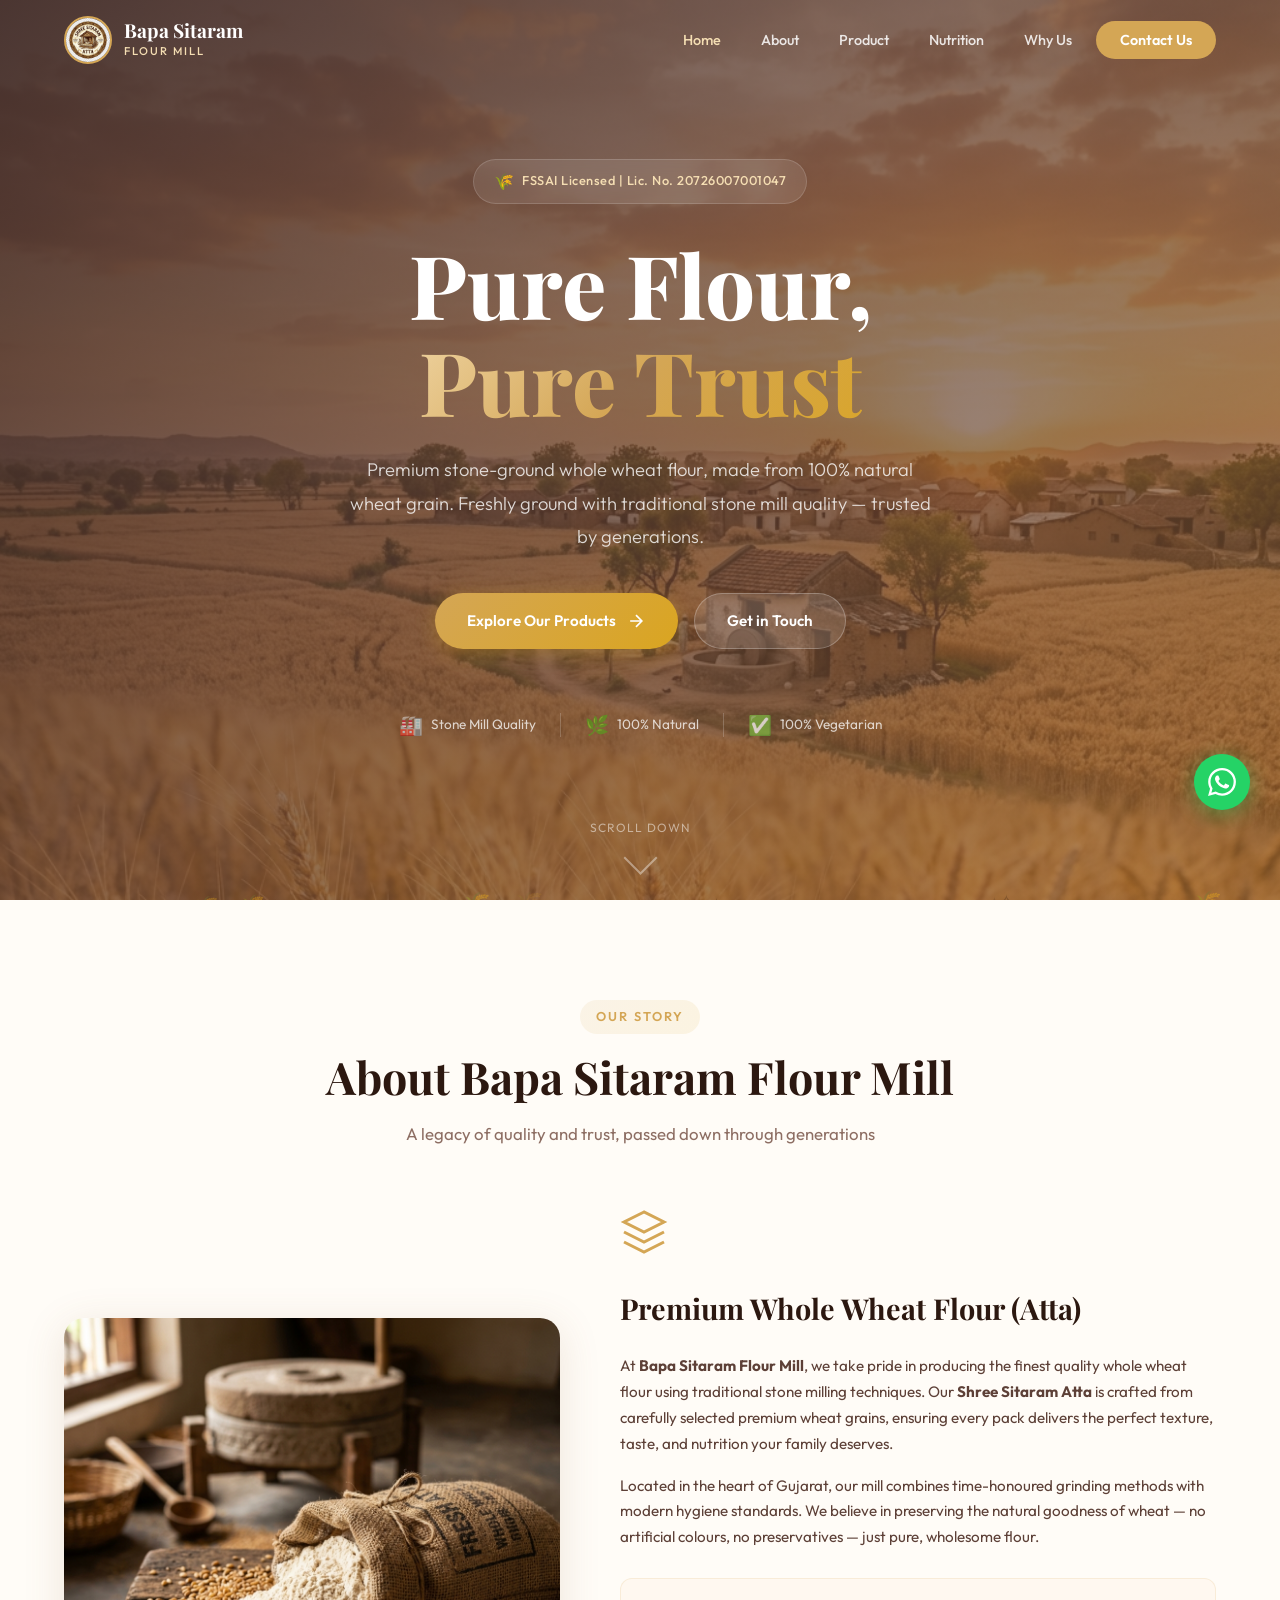
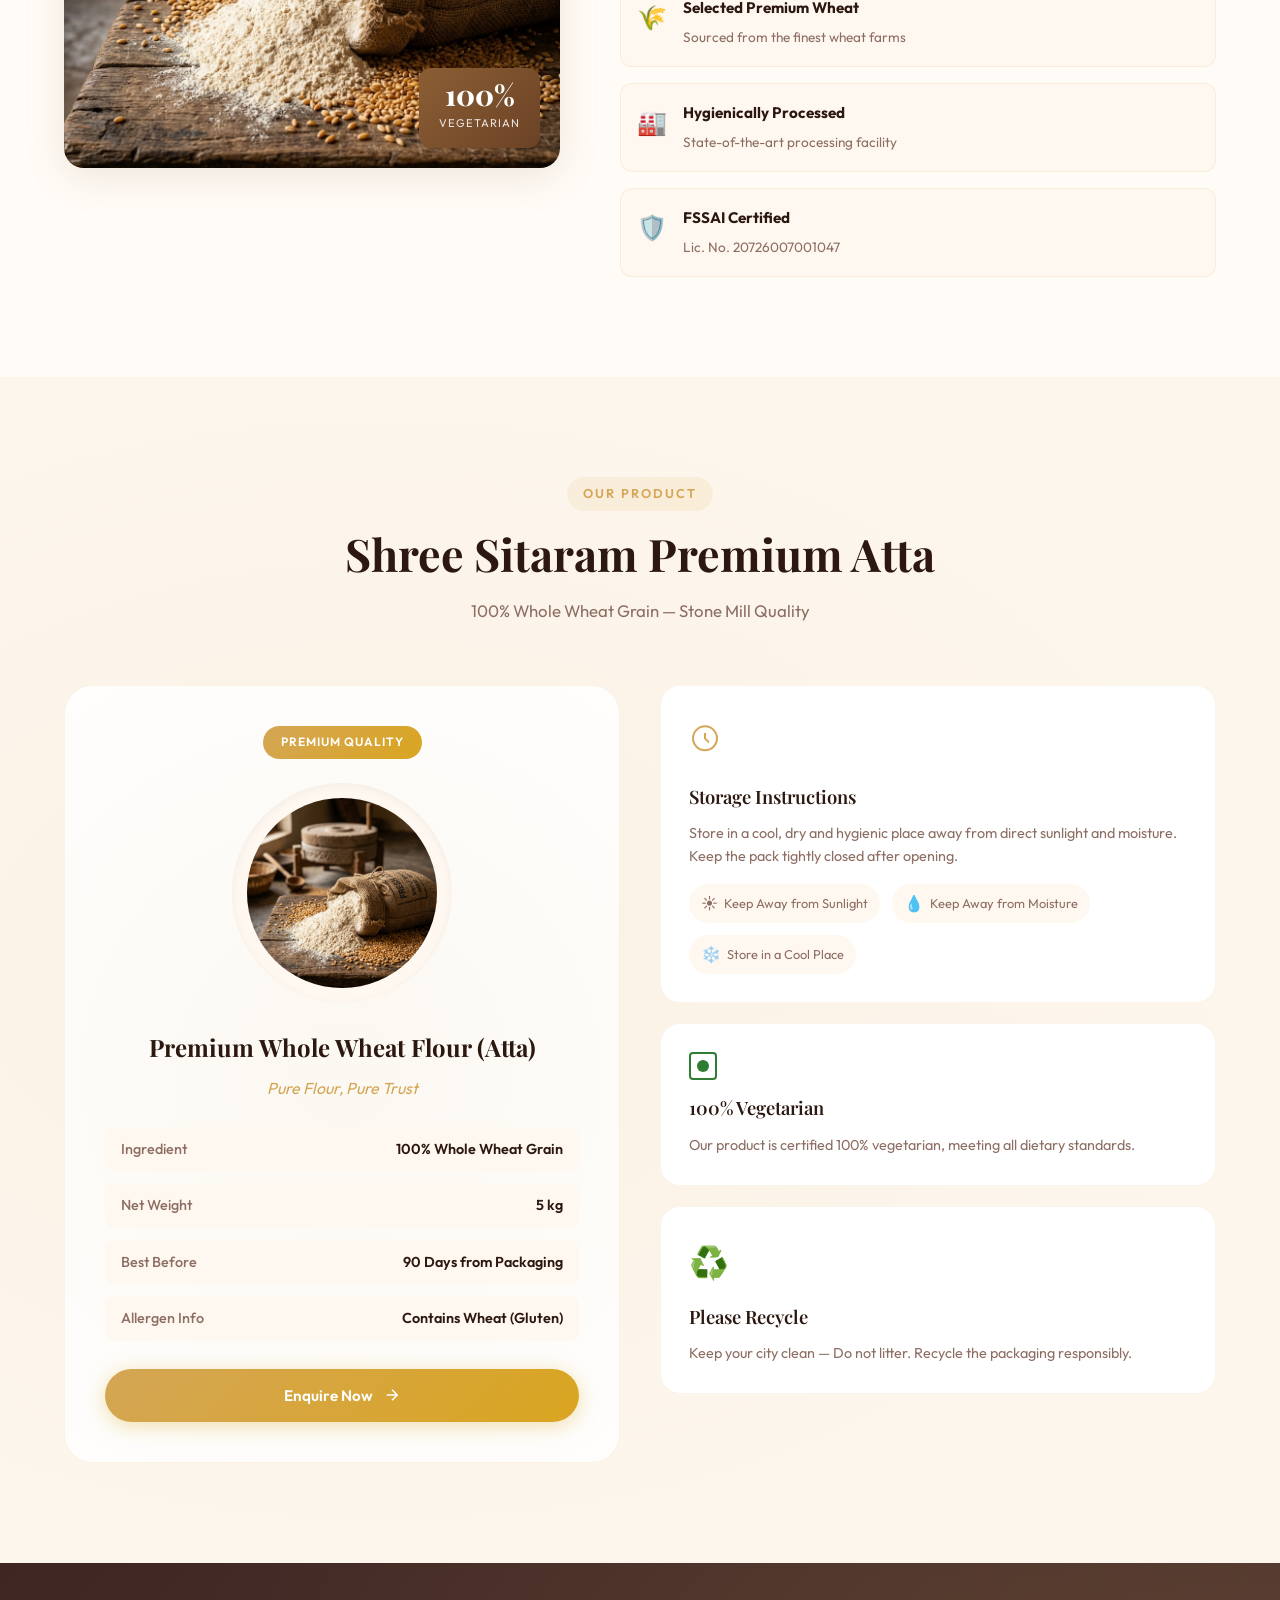
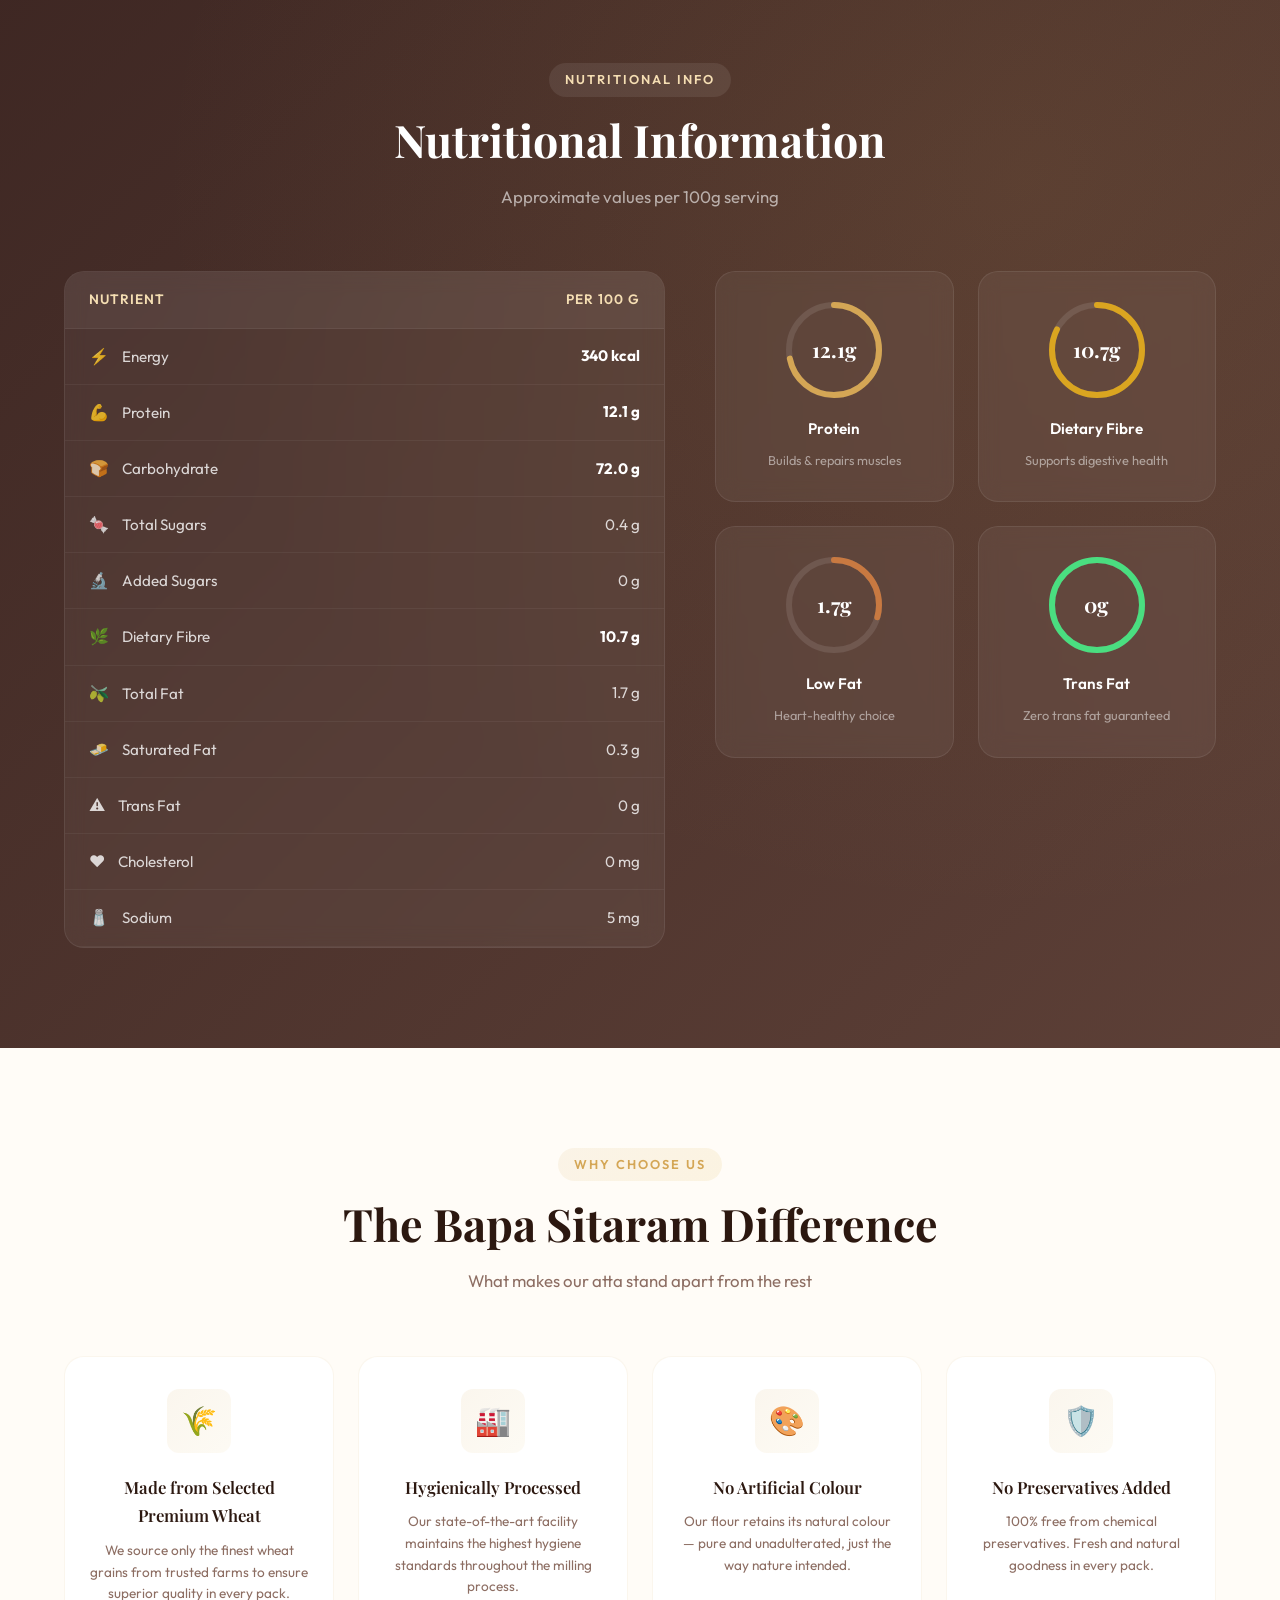
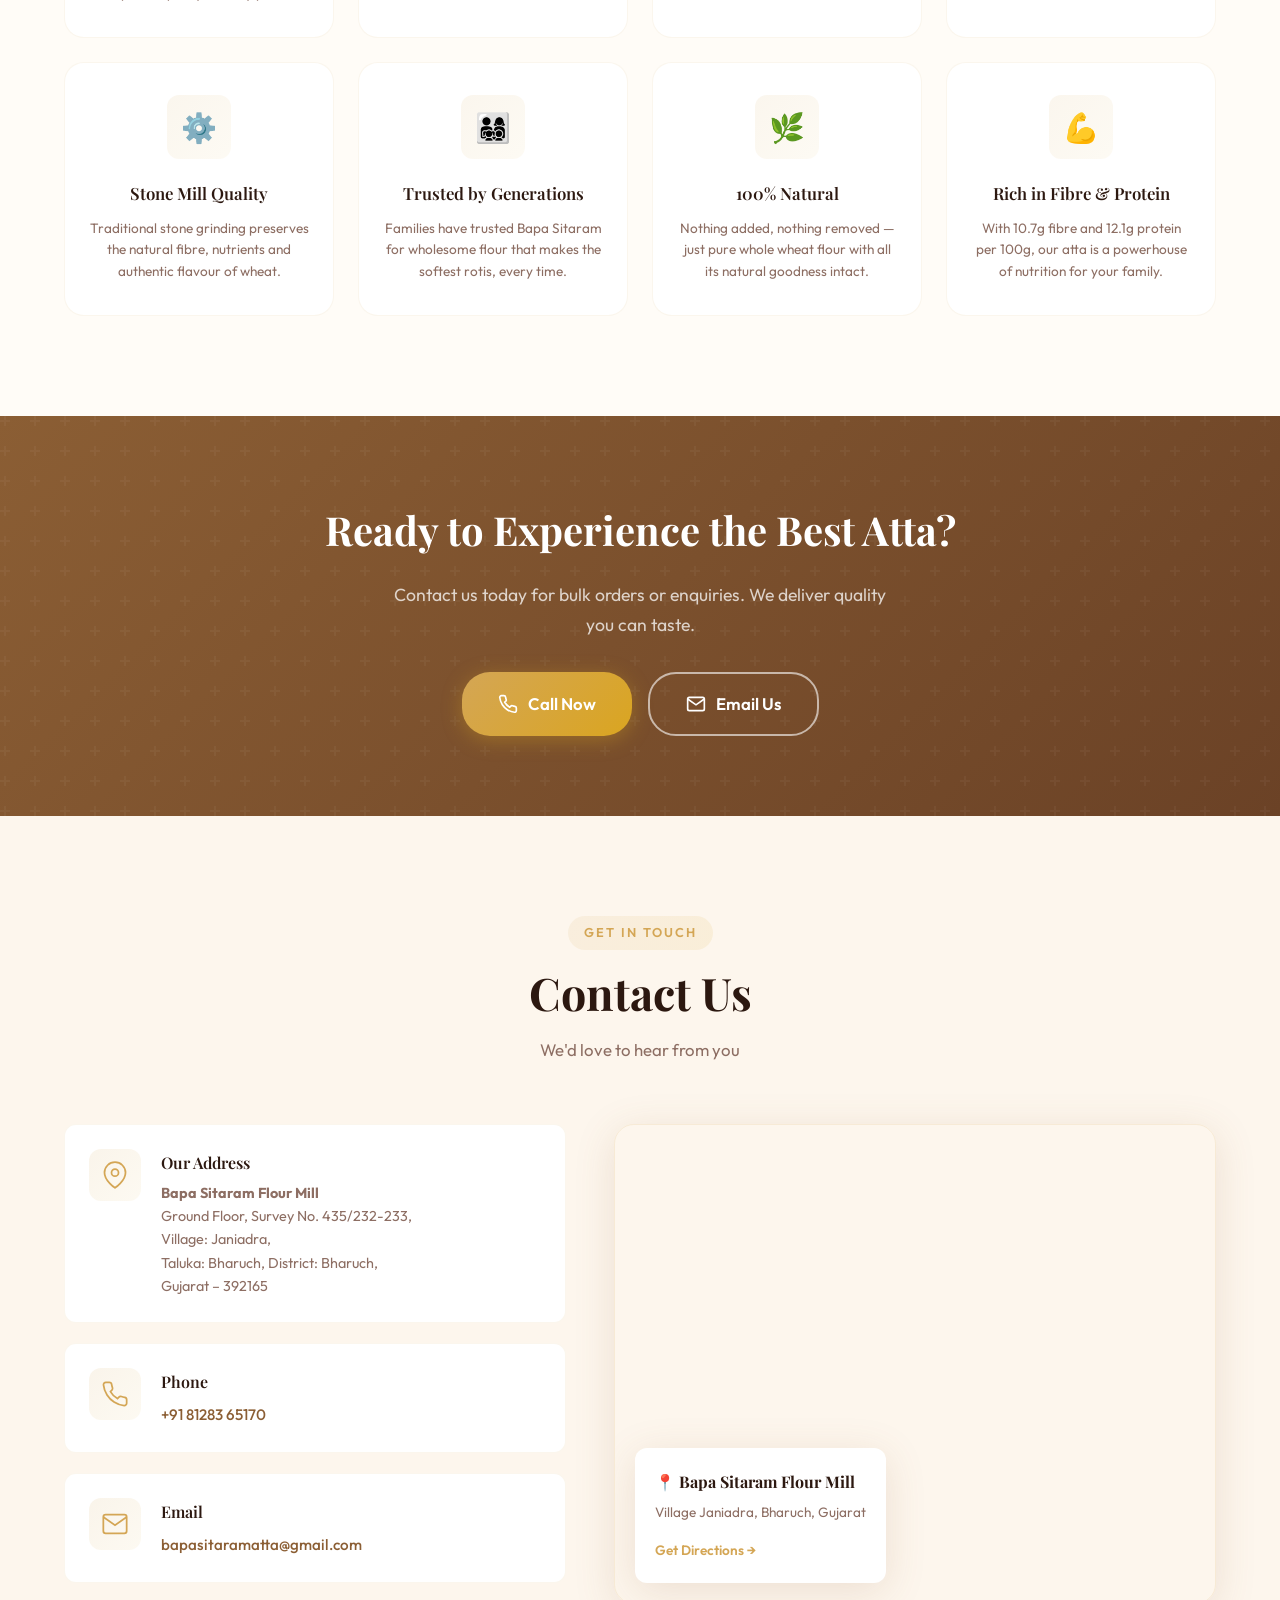
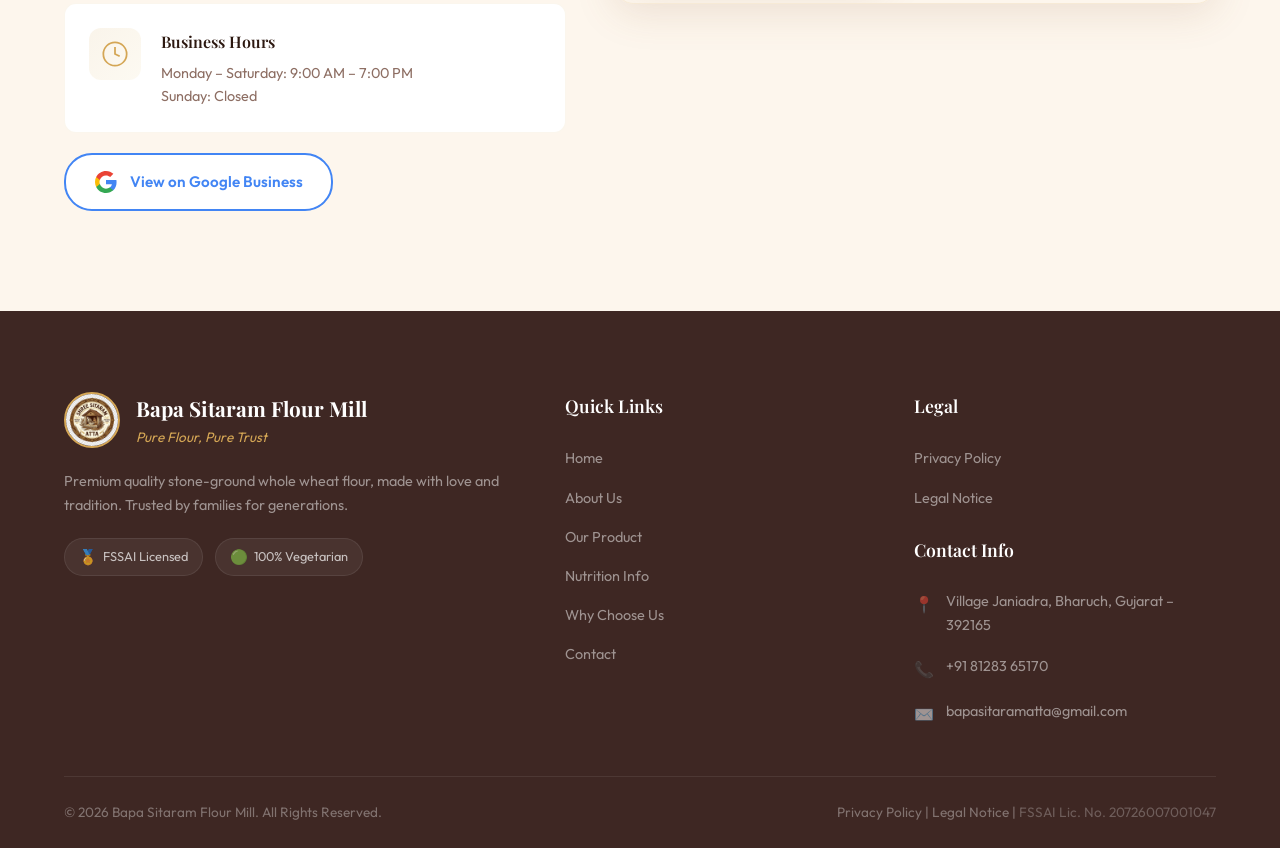
<file: index.html>
<!DOCTYPE html>
<html lang="en">
<head>
    <meta charset="UTF-8">
    <meta name="viewport" content="width=device-width, initial-scale=1.0">
    <title>Bapa Sitaram Flour Mill | Premium Whole Wheat Flour (Atta) - Pure Flour, Pure Trust</title>
    <meta name="description" content="Bapa Sitaram Flour Mill - Premium quality stone-ground whole wheat flour (atta). 100% natural, freshly ground, rich in fibre & protein. Trusted by generations in Bharuch, Gujarat.">
    <meta name="keywords" content="Bapa Sitaram, flour mill, atta, whole wheat flour, stone mill, Bharuch, Gujarat, premium flour, chakki atta">
    <meta name="author" content="Bapa Sitaram Flour Mill">
    <meta property="og:title" content="Bapa Sitaram Flour Mill | Pure Flour, Pure Trust">
    <meta property="og:description" content="Premium quality stone-ground whole wheat flour. 100% natural, freshly ground, trusted by generations.">
    <meta property="og:type" content="website">
    <link rel="preconnect" href="https://fonts.googleapis.com">
    <link rel="preconnect" href="https://fonts.gstatic.com" crossorigin>
    <link href="https://fonts.googleapis.com/css2?family=Playfair+Display:wght@400;500;600;700;800&family=Inter:wght@300;400;500;600;700&family=Outfit:wght@300;400;500;600;700&display=swap" rel="stylesheet">
    <link rel="stylesheet" href="styles.css">
</head>
<body>

    <!-- Navigation -->
    <nav id="navbar" class="navbar">
        <div class="nav-container">
            <a href="#home" class="nav-logo">
                <img src="images/logo.png" alt="Shree Sitaram Atta Logo" class="logo-img">
                <div class="logo-text">
                    <span class="logo-brand">Bapa Sitaram</span>
                    <span class="logo-sub">Flour Mill</span>
                </div>
            </a>
            <button class="nav-toggle" id="navToggle" aria-label="Toggle navigation menu">
                <span></span>
                <span></span>
                <span></span>
            </button>
            <ul class="nav-links" id="navLinks">
                <li><a href="#home">Home</a></li>
                <li><a href="#about">About</a></li>
                <li><a href="#product">Product</a></li>
                <li><a href="#nutrition">Nutrition</a></li>
                <li><a href="#features">Why Us</a></li>
                <li><a href="#contact" class="nav-cta">Contact Us</a></li>
            </ul>
        </div>
    </nav>

    <!-- Hero Section -->
    <section id="home" class="hero">
        <div class="hero-overlay"></div>
        <div class="hero-particles" id="heroParticles"></div>
        <div class="hero-content">
            <div class="hero-badge animate-fade-in">
                <span class="badge-icon">🌾</span>
                <span>FSSAI Licensed | Lic. No. 20726007001047</span>
            </div>
            <h1 class="hero-title animate-slide-up">
                <span class="title-line">Pure Flour,</span>
                <span class="title-line title-accent">Pure Trust</span>
            </h1>
            <p class="hero-subtitle animate-slide-up delay-1">
                Premium stone-ground whole wheat flour, made from 100% natural wheat grain. 
                Freshly ground with traditional stone mill quality — trusted by generations.
            </p>
            <div class="hero-actions animate-slide-up delay-2">
                <a href="#product" class="btn btn-primary">
                    <span>Explore Our Products</span>
                    <svg width="20" height="20" viewBox="0 0 24 24" fill="none" stroke="currentColor" stroke-width="2"><path d="M5 12h14M12 5l7 7-7 7"/></svg>
                </a>
                <a href="#contact" class="btn btn-secondary">
                    <span>Get in Touch</span>
                </a>
            </div>
            <div class="hero-stats animate-fade-in delay-3">
                <div class="stat-item">
                    <span class="stat-icon">🏭</span>
                    <span class="stat-label">Stone Mill Quality</span>
                </div>
                <div class="stat-divider"></div>
                <div class="stat-item">
                    <span class="stat-icon">🌿</span>
                    <span class="stat-label">100% Natural</span>
                </div>
                <div class="stat-divider"></div>
                <div class="stat-item">
                    <span class="stat-icon">✅</span>
                    <span class="stat-label">100% Vegetarian</span>
                </div>
            </div>
        </div>
        <div class="hero-scroll">
            <a href="#about" class="scroll-indicator">
                <span>Scroll Down</span>
                <div class="scroll-arrow"></div>
            </a>
        </div>
    </section>

    <!-- About Section -->
    <section id="about" class="about section">
        <div class="container">
            <div class="section-header">
                <span class="section-tag">Our Story</span>
                <h2 class="section-title">About Bapa Sitaram Flour Mill</h2>
                <p class="section-desc">A legacy of quality and trust, passed down through generations</p>
            </div>
            <div class="about-grid">
                <div class="about-image">
                    <div class="about-img-wrapper">
                        <img src="images/product.png" alt="Premium Whole Wheat Flour by Bapa Sitaram" loading="lazy">
                        <div class="about-img-badge">
                            <span class="badge-number">100%</span>
                            <span class="badge-text">Vegetarian</span>
                        </div>
                    </div>
                </div>
                <div class="about-content">
                    <div class="about-icon">
                        <svg width="48" height="48" viewBox="0 0 24 24" fill="none" stroke="currentColor" stroke-width="1.5">
                            <path d="M12 2L2 7l10 5 10-5-10-5zM2 17l10 5 10-5M2 12l10 5 10-5"/>
                        </svg>
                    </div>
                    <h3>Premium Whole Wheat Flour (Atta)</h3>
                    <p>
                        At <strong>Bapa Sitaram Flour Mill</strong>, we take pride in producing the finest quality 
                        whole wheat flour using traditional stone milling techniques. Our <strong>Shree Sitaram Atta</strong> 
                        is crafted from carefully selected premium wheat grains, ensuring every pack delivers the 
                        perfect texture, taste, and nutrition your family deserves.
                    </p>
                    <p>
                        Located in the heart of Gujarat, our mill combines time-honoured grinding methods with 
                        modern hygiene standards. We believe in preserving the natural goodness of wheat — 
                        no artificial colours, no preservatives — just pure, wholesome flour.
                    </p>
                    <div class="about-highlights">
                        <div class="highlight-item">
                            <div class="highlight-icon">🌾</div>
                            <div>
                                <strong>Selected Premium Wheat</strong>
                                <span>Sourced from the finest wheat farms</span>
                            </div>
                        </div>
                        <div class="highlight-item">
                            <div class="highlight-icon">🏭</div>
                            <div>
                                <strong>Hygienically Processed</strong>
                                <span>State-of-the-art processing facility</span>
                            </div>
                        </div>
                        <div class="highlight-item">
                            <div class="highlight-icon">🛡️</div>
                            <div>
                                <strong>FSSAI Certified</strong>
                                <span>Lic. No. 20726007001047</span>
                            </div>
                        </div>
                    </div>
                </div>
            </div>
        </div>
    </section>

    <!-- Product Section -->
    <section id="product" class="product section">
        <div class="container">
            <div class="section-header">
                <span class="section-tag">Our Product</span>
                <h2 class="section-title">Shree Sitaram Premium Atta</h2>
                <p class="section-desc">100% Whole Wheat Grain — Stone Mill Quality</p>
            </div>
            <div class="product-showcase">
                <div class="product-card">
                    <div class="product-card-glow"></div>
                    <div class="product-card-content">
                        <div class="product-badge">Premium Quality</div>
                        <div class="product-image-container">
                            <img src="images/product.png" alt="Shree Sitaram Premium Whole Wheat Atta 5kg" loading="lazy">
                        </div>
                        <h3 class="product-name">Premium Whole Wheat Flour (Atta)</h3>
                        <p class="product-tagline">Pure Flour, Pure Trust</p>
                        <div class="product-details">
                            <div class="detail-item">
                                <span class="detail-label">Ingredient</span>
                                <span class="detail-value">100% Whole Wheat Grain</span>
                            </div>
                            <div class="detail-item">
                                <span class="detail-label">Net Weight</span>
                                <span class="detail-value">5 kg</span>
                            </div>
                            <div class="detail-item">
                                <span class="detail-label">Best Before</span>
                                <span class="detail-value">90 Days from Packaging</span>
                            </div>
                            <div class="detail-item">
                                <span class="detail-label">Allergen Info</span>
                                <span class="detail-value">Contains Wheat (Gluten)</span>
                            </div>
                        </div>
                        <a href="#contact" class="btn btn-primary product-btn">
                            <span>Enquire Now</span>
                            <svg width="18" height="18" viewBox="0 0 24 24" fill="none" stroke="currentColor" stroke-width="2"><path d="M5 12h14M12 5l7 7-7 7"/></svg>
                        </a>
                    </div>
                </div>

                <!-- Storage Instructions Card -->
                <div class="info-cards">
                    <div class="info-card storage-card">
                        <div class="info-card-icon">
                            <svg width="32" height="32" viewBox="0 0 24 24" fill="none" stroke="currentColor" stroke-width="1.5">
                                <path d="M12 9v4l3 3m6-3a9 9 0 11-18 0 9 9 0 0118 0z"/>
                            </svg>
                        </div>
                        <h4>Storage Instructions</h4>
                        <p>Store in a cool, dry and hygienic place away from direct sunlight and moisture. Keep the pack tightly closed after opening.</p>
                        <div class="storage-icons">
                            <div class="storage-icon-item">
                                <span class="s-icon">☀️</span>
                                <span>Keep Away from Sunlight</span>
                            </div>
                            <div class="storage-icon-item">
                                <span class="s-icon">💧</span>
                                <span>Keep Away from Moisture</span>
                            </div>
                            <div class="storage-icon-item">
                                <span class="s-icon">❄️</span>
                                <span>Store in a Cool Place</span>
                            </div>
                        </div>
                    </div>
                    <div class="info-card veg-card">
                        <div class="veg-symbol">
                            <div class="veg-outer">
                                <div class="veg-inner"></div>
                            </div>
                        </div>
                        <h4>100% Vegetarian</h4>
                        <p>Our product is certified 100% vegetarian, meeting all dietary standards.</p>
                    </div>
                    <div class="info-card recycle-card">
                        <div class="info-card-icon">♻️</div>
                        <h4>Please Recycle</h4>
                        <p>Keep your city clean — Do not litter. Recycle the packaging responsibly.</p>
                    </div>
                </div>
            </div>
        </div>
    </section>

    <!-- Nutrition Section -->
    <section id="nutrition" class="nutrition section">
        <div class="container">
            <div class="section-header">
                <span class="section-tag">Nutritional Info</span>
                <h2 class="section-title">Nutritional Information</h2>
                <p class="section-desc">Approximate values per 100g serving</p>
            </div>
            <div class="nutrition-grid">
                <div class="nutrition-table-wrapper">
                    <table class="nutrition-table">
                        <thead>
                            <tr>
                                <th>Nutrient</th>
                                <th>Per 100 g</th>
                            </tr>
                        </thead>
                        <tbody>
                            <tr>
                                <td>
                                    <span class="nutrient-icon">⚡</span>
                                    Energy
                                </td>
                                <td><strong>340 kcal</strong></td>
                            </tr>
                            <tr>
                                <td>
                                    <span class="nutrient-icon">💪</span>
                                    Protein
                                </td>
                                <td><strong>12.1 g</strong></td>
                            </tr>
                            <tr>
                                <td>
                                    <span class="nutrient-icon">🍞</span>
                                    Carbohydrate
                                </td>
                                <td><strong>72.0 g</strong></td>
                            </tr>
                            <tr>
                                <td>
                                    <span class="nutrient-icon">🍬</span>
                                    Total Sugars
                                </td>
                                <td>0.4 g</td>
                            </tr>
                            <tr>
                                <td>
                                    <span class="nutrient-icon">🔬</span>
                                    Added Sugars
                                </td>
                                <td>0 g</td>
                            </tr>
                            <tr>
                                <td>
                                    <span class="nutrient-icon">🌿</span>
                                    Dietary Fibre
                                </td>
                                <td><strong>10.7 g</strong></td>
                            </tr>
                            <tr>
                                <td>
                                    <span class="nutrient-icon">🫒</span>
                                    Total Fat
                                </td>
                                <td>1.7 g</td>
                            </tr>
                            <tr>
                                <td>
                                    <span class="nutrient-icon">🧈</span>
                                    Saturated Fat
                                </td>
                                <td>0.3 g</td>
                            </tr>
                            <tr>
                                <td>
                                    <span class="nutrient-icon">⚠️</span>
                                    Trans Fat
                                </td>
                                <td>0 g</td>
                            </tr>
                            <tr>
                                <td>
                                    <span class="nutrient-icon">❤️</span>
                                    Cholesterol
                                </td>
                                <td>0 mg</td>
                            </tr>
                            <tr>
                                <td>
                                    <span class="nutrient-icon">🧂</span>
                                    Sodium
                                </td>
                                <td>5 mg</td>
                            </tr>
                        </tbody>
                    </table>
                </div>
                <div class="nutrition-highlights">
                    <div class="nh-card">
                        <div class="nh-circle">
                            <svg viewBox="0 0 100 100" class="nh-ring">
                                <circle cx="50" cy="50" r="45" fill="none" stroke="rgba(255,255,255,0.1)" stroke-width="6"/>
                                <circle cx="50" cy="50" r="45" fill="none" stroke="var(--accent)" stroke-width="6" stroke-dasharray="283" stroke-dashoffset="80" stroke-linecap="round" transform="rotate(-90 50 50)"/>
                            </svg>
                            <span class="nh-value">12.1g</span>
                        </div>
                        <span class="nh-label">Protein</span>
                        <span class="nh-desc">Builds & repairs muscles</span>
                    </div>
                    <div class="nh-card">
                        <div class="nh-circle">
                            <svg viewBox="0 0 100 100" class="nh-ring">
                                <circle cx="50" cy="50" r="45" fill="none" stroke="rgba(255,255,255,0.1)" stroke-width="6"/>
                                <circle cx="50" cy="50" r="45" fill="none" stroke="var(--golden)" stroke-width="6" stroke-dasharray="283" stroke-dashoffset="50" stroke-linecap="round" transform="rotate(-90 50 50)"/>
                            </svg>
                            <span class="nh-value">10.7g</span>
                        </div>
                        <span class="nh-label">Dietary Fibre</span>
                        <span class="nh-desc">Supports digestive health</span>
                    </div>
                    <div class="nh-card">
                        <div class="nh-circle">
                            <svg viewBox="0 0 100 100" class="nh-ring">
                                <circle cx="50" cy="50" r="45" fill="none" stroke="rgba(255,255,255,0.1)" stroke-width="6"/>
                                <circle cx="50" cy="50" r="45" fill="none" stroke="var(--warm)" stroke-width="6" stroke-dasharray="283" stroke-dashoffset="200" stroke-linecap="round" transform="rotate(-90 50 50)"/>
                            </svg>
                            <span class="nh-value">1.7g</span>
                        </div>
                        <span class="nh-label">Low Fat</span>
                        <span class="nh-desc">Heart-healthy choice</span>
                    </div>
                    <div class="nh-card">
                        <div class="nh-circle">
                            <svg viewBox="0 0 100 100" class="nh-ring">
                                <circle cx="50" cy="50" r="45" fill="none" stroke="rgba(255,255,255,0.1)" stroke-width="6"/>
                                <circle cx="50" cy="50" r="45" fill="none" stroke="#4ade80" stroke-width="6" stroke-dasharray="283" stroke-dashoffset="0" stroke-linecap="round" transform="rotate(-90 50 50)"/>
                            </svg>
                            <span class="nh-value">0g</span>
                        </div>
                        <span class="nh-label">Trans Fat</span>
                        <span class="nh-desc">Zero trans fat guaranteed</span>
                    </div>
                </div>
            </div>
        </div>
    </section>

    <!-- Features Section -->
    <section id="features" class="features section">
        <div class="container">
            <div class="section-header">
                <span class="section-tag">Why Choose Us</span>
                <h2 class="section-title">The Bapa Sitaram Difference</h2>
                <p class="section-desc">What makes our atta stand apart from the rest</p>
            </div>
            <div class="features-grid">
                <div class="feature-card" data-aos="fade-up">
                    <div class="feature-icon-wrapper">
                        <div class="feature-icon">🌾</div>
                    </div>
                    <h3>Made from Selected Premium Wheat</h3>
                    <p>We source only the finest wheat grains from trusted farms to ensure superior quality in every pack.</p>
                </div>
                <div class="feature-card" data-aos="fade-up">
                    <div class="feature-icon-wrapper">
                        <div class="feature-icon">🏭</div>
                    </div>
                    <h3>Hygienically Processed</h3>
                    <p>Our state-of-the-art facility maintains the highest hygiene standards throughout the milling process.</p>
                </div>
                <div class="feature-card" data-aos="fade-up">
                    <div class="feature-icon-wrapper">
                        <div class="feature-icon">🎨</div>
                    </div>
                    <h3>No Artificial Colour</h3>
                    <p>Our flour retains its natural colour — pure and unadulterated, just the way nature intended.</p>
                </div>
                <div class="feature-card" data-aos="fade-up">
                    <div class="feature-icon-wrapper">
                        <div class="feature-icon">🛡️</div>
                    </div>
                    <h3>No Preservatives Added</h3>
                    <p>100% free from chemical preservatives. Fresh and natural goodness in every pack.</p>
                </div>
                <div class="feature-card" data-aos="fade-up">
                    <div class="feature-icon-wrapper">
                        <div class="feature-icon">⚙️</div>
                    </div>
                    <h3>Stone Mill Quality</h3>
                    <p>Traditional stone grinding preserves the natural fibre, nutrients and authentic flavour of wheat.</p>
                </div>
                <div class="feature-card" data-aos="fade-up">
                    <div class="feature-icon-wrapper">
                        <div class="feature-icon">👨‍👩‍👧‍👦</div>
                    </div>
                    <h3>Trusted by Generations</h3>
                    <p>Families have trusted Bapa Sitaram for wholesome flour that makes the softest rotis, every time.</p>
                </div>
                <div class="feature-card" data-aos="fade-up">
                    <div class="feature-icon-wrapper">
                        <div class="feature-icon">🌿</div>
                    </div>
                    <h3>100% Natural</h3>
                    <p>Nothing added, nothing removed — just pure whole wheat flour with all its natural goodness intact.</p>
                </div>
                <div class="feature-card" data-aos="fade-up">
                    <div class="feature-icon-wrapper">
                        <div class="feature-icon">💪</div>
                    </div>
                    <h3>Rich in Fibre & Protein</h3>
                    <p>With 10.7g fibre and 12.1g protein per 100g, our atta is a powerhouse of nutrition for your family.</p>
                </div>
            </div>
        </div>
    </section>

    <!-- CTA Banner -->
    <section class="cta-banner">
        <div class="container">
            <div class="cta-content">
                <h2>Ready to Experience the Best Atta?</h2>
                <p>Contact us today for bulk orders or enquiries. We deliver quality you can taste.</p>
                <div class="cta-actions">
                    <a href="tel:+918128365170" class="btn btn-primary btn-lg">
                        <svg width="20" height="20" viewBox="0 0 24 24" fill="none" stroke="currentColor" stroke-width="2"><path d="M22 16.92v3a2 2 0 01-2.18 2 19.79 19.79 0 01-8.63-3.07 19.5 19.5 0 01-6-6 19.79 19.79 0 01-3.07-8.67A2 2 0 014.11 2h3a2 2 0 012 1.72 12.84 12.84 0 00.7 2.81 2 2 0 01-.45 2.11L8.09 9.91a16 16 0 006 6l1.27-1.27a2 2 0 012.11-.45 12.84 12.84 0 002.81.7A2 2 0 0122 16.92z"/></svg>
                        <span>Call Now</span>
                    </a>
                    <a href="mailto:bapasitaramatta@gmail.com" class="btn btn-outline-white btn-lg">
                        <svg width="20" height="20" viewBox="0 0 24 24" fill="none" stroke="currentColor" stroke-width="2"><path d="M4 4h16c1.1 0 2 .9 2 2v12c0 1.1-.9 2-2 2H4c-1.1 0-2-.9-2-2V6c0-1.1.9-2 2-2z"/><polyline points="22,6 12,13 2,6"/></svg>
                        <span>Email Us</span>
                    </a>
                </div>
            </div>
        </div>
    </section>

    <!-- Contact Section -->
    <section id="contact" class="contact section">
        <div class="container">
            <div class="section-header">
                <span class="section-tag">Get in Touch</span>
                <h2 class="section-title">Contact Us</h2>
                <p class="section-desc">We'd love to hear from you</p>
            </div>
            <div class="contact-grid">
                <div class="contact-info">
                    <div class="contact-card">
                        <div class="contact-card-icon">
                            <svg width="28" height="28" viewBox="0 0 24 24" fill="none" stroke="currentColor" stroke-width="1.5">
                                <path d="M21 10c0 7-9 13-9 13s-9-6-9-13a9 9 0 0118 0z"/>
                                <circle cx="12" cy="10" r="3"/>
                            </svg>
                        </div>
                        <div class="contact-card-content">
                            <h4>Our Address</h4>
                            <p>
                                <strong>Bapa Sitaram Flour Mill</strong><br>
                                Ground Floor, Survey No. 435/232-233,<br>
                                Village: Janiadra,<br>
                                Taluka: Bharuch, District: Bharuch,<br>
                                Gujarat – 392165
                            </p>
                        </div>
                    </div>

                    <div class="contact-card">
                        <div class="contact-card-icon">
                            <svg width="28" height="28" viewBox="0 0 24 24" fill="none" stroke="currentColor" stroke-width="1.5">
                                <path d="M22 16.92v3a2 2 0 01-2.18 2 19.79 19.79 0 01-8.63-3.07 19.5 19.5 0 01-6-6 19.79 19.79 0 01-3.07-8.67A2 2 0 014.11 2h3a2 2 0 012 1.72 12.84 12.84 0 00.7 2.81 2 2 0 01-.45 2.11L8.09 9.91a16 16 0 006 6l1.27-1.27a2 2 0 012.11-.45 12.84 12.84 0 002.81.7A2 2 0 0122 16.92z"/>
                            </svg>
                        </div>
                        <div class="contact-card-content">
                            <h4>Phone</h4>
                            <a href="tel:+918128365170" class="contact-link">+91 81283 65170</a>
                        </div>
                    </div>

                    <div class="contact-card">
                        <div class="contact-card-icon">
                            <svg width="28" height="28" viewBox="0 0 24 24" fill="none" stroke="currentColor" stroke-width="1.5">
                                <path d="M4 4h16c1.1 0 2 .9 2 2v12c0 1.1-.9 2-2 2H4c-1.1 0-2-.9-2-2V6c0-1.1.9-2 2-2z"/>
                                <polyline points="22,6 12,13 2,6"/>
                            </svg>
                        </div>
                        <div class="contact-card-content">
                            <h4>Email</h4>
                            <a href="mailto:bapasitaramatta@gmail.com" class="contact-link">bapasitaramatta@gmail.com</a>
                        </div>
                    </div>

                    <div class="contact-card">
                        <div class="contact-card-icon">
                            <svg width="28" height="28" viewBox="0 0 24 24" fill="none" stroke="currentColor" stroke-width="1.5">
                                <path d="M12 2C6.48 2 2 6.48 2 12s4.48 10 10 10 10-4.48 10-10S17.52 2 12 2z"/>
                                <path d="M12 6v6l4 2"/>
                            </svg>
                        </div>
                        <div class="contact-card-content">
                            <h4>Business Hours</h4>
                            <p>Monday – Saturday: 9:00 AM – 7:00 PM<br>Sunday: Closed</p>
                        </div>
                    </div>

                    <a href="https://share.google/4vPdqBkuxbrtaz6Mo" target="_blank" rel="noopener noreferrer" class="google-business-btn">
                        <svg width="24" height="24" viewBox="0 0 24 24" fill="currentColor">
                            <path d="M22.56 12.25c0-.78-.07-1.53-.2-2.25H12v4.26h5.92a5.06 5.06 0 01-2.2 3.32v2.77h3.57c2.08-1.92 3.28-4.74 3.28-8.1z" fill="#4285F4"/>
                            <path d="M12 23c2.97 0 5.46-.98 7.28-2.66l-3.57-2.77c-.98.66-2.23 1.06-3.71 1.06-2.86 0-5.29-1.93-6.16-4.53H2.18v2.84C3.99 20.53 7.7 23 12 23z" fill="#34A853"/>
                            <path d="M5.84 14.09c-.22-.66-.35-1.36-.35-2.09s.13-1.43.35-2.09V7.07H2.18C1.43 8.55 1 10.22 1 12s.43 3.45 1.18 4.93l2.85-2.22.81-.62z" fill="#FBBC05"/>
                            <path d="M12 5.38c1.62 0 3.06.56 4.21 1.64l3.15-3.15C17.45 2.09 14.97 1 12 1 7.7 1 3.99 3.47 2.18 7.07l3.66 2.84c.87-2.6 3.3-4.53 6.16-4.53z" fill="#EA4335"/>
                        </svg>
                        <span>View on Google Business</span>
                    </a>
                </div>

                <!-- Map -->
                <div class="contact-map">
                    <div class="map-wrapper">
                        <iframe 
                            src="https://www.google.com/maps/embed?pb=!1m18!1m12!1m3!1d3710.5!2d73.0!3d21.7!2m3!1f0!2f0!3f0!3m2!1i1024!2i768!4f13.1!3m3!1m2!1s0x0%3A0x0!2zMjHCsDQyJzAwLjAiTiA3M8KwMDAnMDAuMCJF!5e0!3m2!1sen!2sin!4v1234567890" 
                            width="100%" 
                            height="100%" 
                            style="border:0;" 
                            allowfullscreen="" 
                            loading="lazy" 
                            referrerpolicy="no-referrer-when-downgrade"
                            title="Bapa Sitaram Flour Mill Location">
                        </iframe>
                        <div class="map-overlay-card">
                            <h4>📍 Bapa Sitaram Flour Mill</h4>
                            <p>Village Janiadra, Bharuch, Gujarat</p>
                            <a href="https://maps.google.com/?q=Bapa+Sitaram+Flour+Mill+Janiadra+Bharuch+Gujarat" target="_blank" rel="noopener noreferrer" class="map-directions-btn">
                                Get Directions →
                            </a>
                        </div>
                    </div>
                </div>
            </div>
        </div>
    </section>

    <!-- Footer -->
    <footer class="footer">
        <div class="container">
            <div class="footer-grid">
                <div class="footer-brand">
                    <div class="footer-logo">
                        <img src="images/logo.png" alt="Shree Sitaram Atta" class="footer-logo-img">
                        <div>
                            <h3>Bapa Sitaram Flour Mill</h3>
                            <p class="footer-tagline">Pure Flour, Pure Trust</p>
                        </div>
                    </div>
                    <p class="footer-desc">
                        Premium quality stone-ground whole wheat flour, made with love and tradition. 
                        Trusted by families for generations.
                    </p>
                    <div class="footer-certifications">
                        <div class="cert-badge">
                            <span class="cert-icon">🏅</span>
                            <span>FSSAI Licensed</span>
                        </div>
                        <div class="cert-badge">
                            <span class="cert-icon">🟢</span>
                            <span>100% Vegetarian</span>
                        </div>
                    </div>
                </div>
                <div class="footer-links-section">
                    <h4>Quick Links</h4>
                    <ul class="footer-links">
                        <li><a href="#home">Home</a></li>
                        <li><a href="#about">About Us</a></li>
                        <li><a href="#product">Our Product</a></li>
                        <li><a href="#nutrition">Nutrition Info</a></li>
                        <li><a href="#features">Why Choose Us</a></li>
                        <li><a href="#contact">Contact</a></li>
                    </ul>
                </div>
                <div class="footer-contact-section">
                    <h4>Legal</h4>
                    <ul class="footer-links">
                        <li><a href="privacy-policy.html">Privacy Policy</a></li>
                        <li><a href="legal-notice.html">Legal Notice</a></li>
                    </ul>
                    <h4 style="margin-top: 24px;">Contact Info</h4>
                    <div class="footer-contact-items">
                        <div class="footer-contact-item">
                            <span class="fci-icon">📍</span>
                            <span>Village Janiadra, Bharuch, Gujarat – 392165</span>
                        </div>
                        <div class="footer-contact-item">
                            <span class="fci-icon">📞</span>
                            <a href="tel:+918128365170">+91 81283 65170</a>
                        </div>
                        <div class="footer-contact-item">
                            <span class="fci-icon">✉️</span>
                            <a href="mailto:bapasitaramatta@gmail.com">bapasitaramatta@gmail.com</a>
                        </div>
                    </div>
                </div>
            </div>
            <div class="footer-bottom">
                <p>&copy; 2026 Bapa Sitaram Flour Mill. All Rights Reserved.</p>
                <div class="footer-bottom-links">
                    <a href="privacy-policy.html">Privacy Policy</a>
                    <span>|</span>
                    <a href="legal-notice.html">Legal Notice</a>
                    <span>|</span>
                    <span style="color: rgba(255,255,255,0.25);">FSSAI Lic. No. 20726007001047</span>
                </div>
            </div>
        </div>
    </footer>

    <!-- Back to Top -->
    <button id="backToTop" class="back-to-top" aria-label="Back to top">
        <svg width="24" height="24" viewBox="0 0 24 24" fill="none" stroke="currentColor" stroke-width="2">
            <path d="M12 19V5M5 12l7-7 7 7"/>
        </svg>
    </button>

    <!-- WhatsApp Floating Button -->
    <a href="https://wa.me/918128365170?text=Hello%20Bapa%20Sitaram%20Flour%20Mill%2C%20I%20would%20like%20to%20enquire%20about%20your%20products." class="whatsapp-float" target="_blank" rel="noopener noreferrer" aria-label="Chat on WhatsApp">
        <svg width="28" height="28" viewBox="0 0 24 24" fill="white">
            <path d="M17.472 14.382c-.297-.149-1.758-.867-2.03-.967-.273-.099-.471-.148-.67.15-.197.297-.767.966-.94 1.164-.173.199-.347.223-.644.075-.297-.15-1.255-.463-2.39-1.475-.883-.788-1.48-1.761-1.653-2.059-.173-.297-.018-.458.13-.606.134-.133.298-.347.446-.52.149-.174.198-.298.298-.497.099-.198.05-.371-.025-.52-.075-.149-.669-1.612-.916-2.207-.242-.579-.487-.5-.669-.51-.173-.008-.371-.01-.57-.01-.198 0-.52.074-.792.372-.272.297-1.04 1.016-1.04 2.479 0 1.462 1.065 2.875 1.213 3.074.149.198 2.096 3.2 5.077 4.487.709.306 1.262.489 1.694.625.712.227 1.36.195 1.871.118.571-.085 1.758-.719 2.006-1.413.248-.694.248-1.289.173-1.413-.074-.124-.272-.198-.57-.347m-5.421 7.403h-.004a9.87 9.87 0 01-5.031-1.378l-.361-.214-3.741.982.998-3.648-.235-.374a9.86 9.86 0 01-1.51-5.26c.001-5.45 4.436-9.884 9.888-9.884 2.64 0 5.122 1.03 6.988 2.898a9.825 9.825 0 012.893 6.994c-.003 5.45-4.437 9.884-9.885 9.884m8.413-18.297A11.815 11.815 0 0012.05 0C5.495 0 .16 5.335.157 11.892c0 2.096.547 4.142 1.588 5.945L.057 24l6.305-1.654a11.882 11.882 0 005.683 1.448h.005c6.554 0 11.89-5.335 11.893-11.893a11.821 11.821 0 00-3.48-8.413z"/>
        </svg>
    </a>

    <script src="script.js"></script>
</body>
</html>
</file>
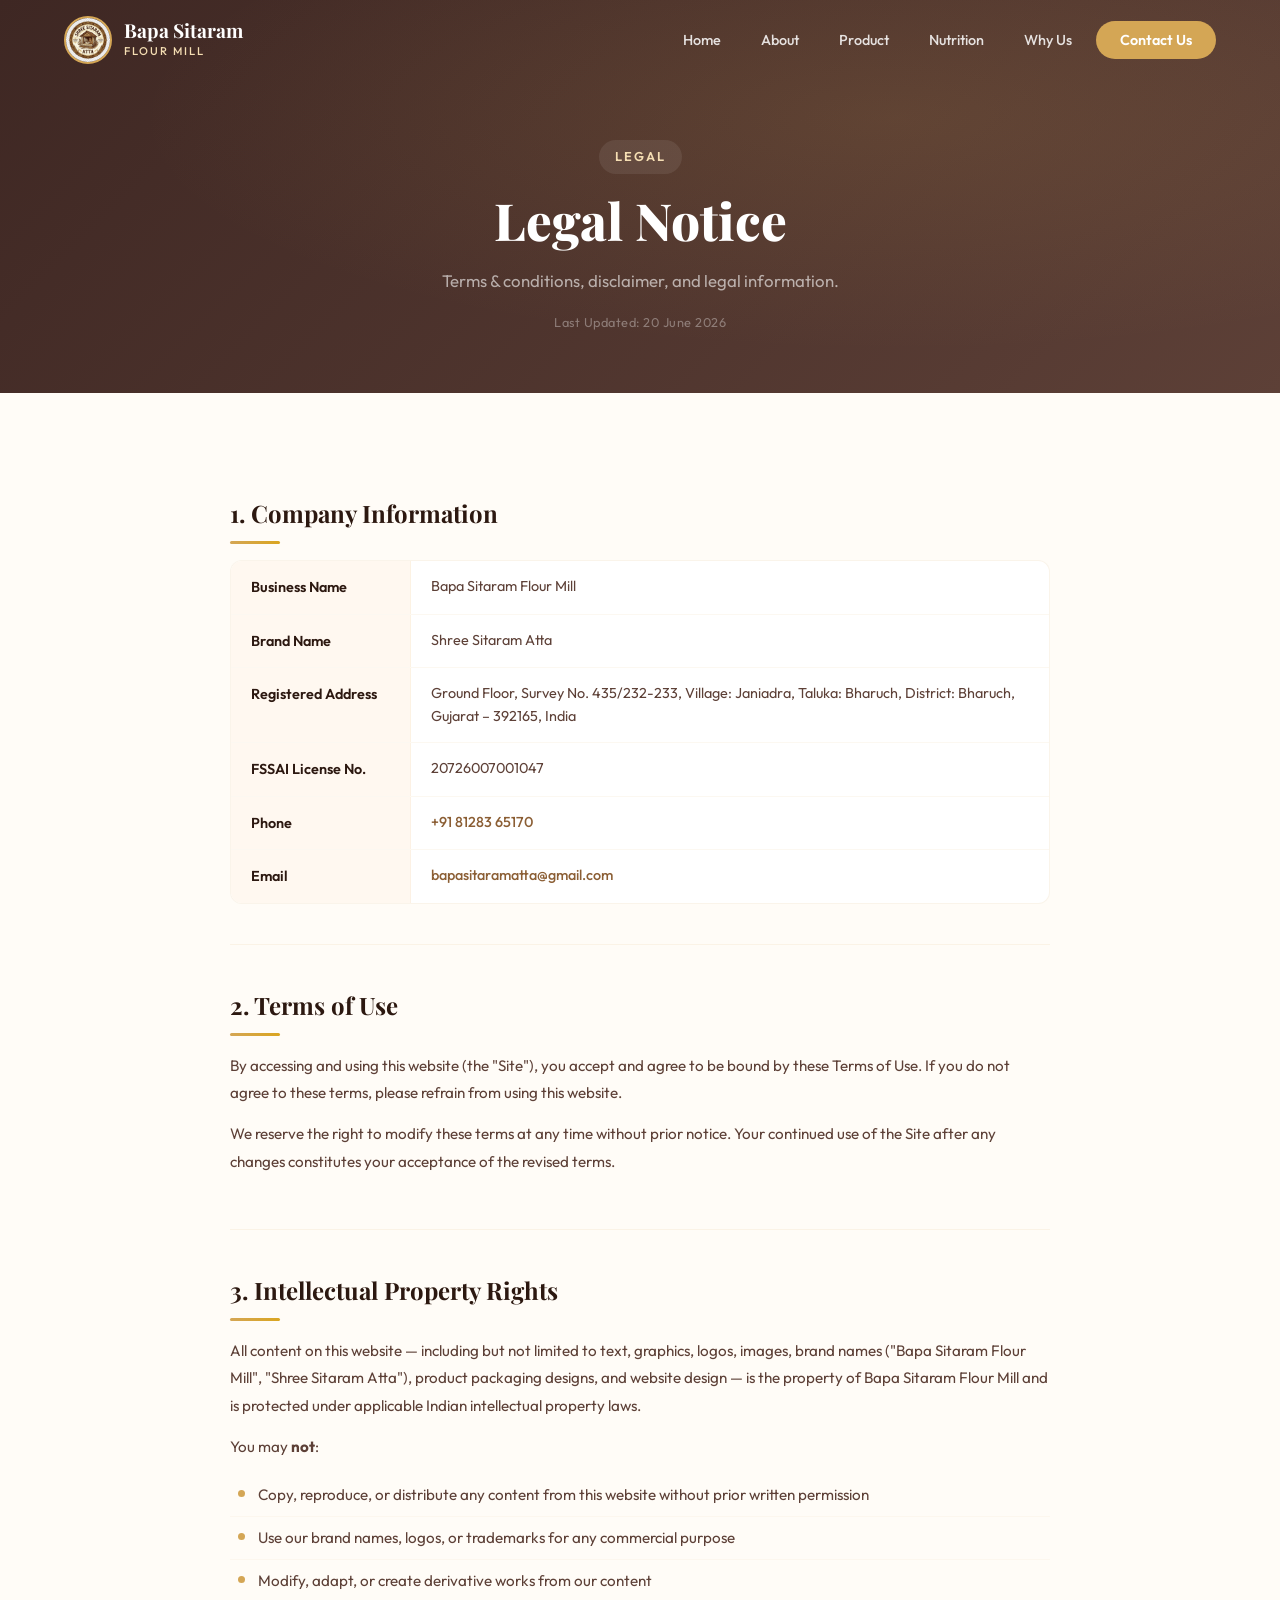
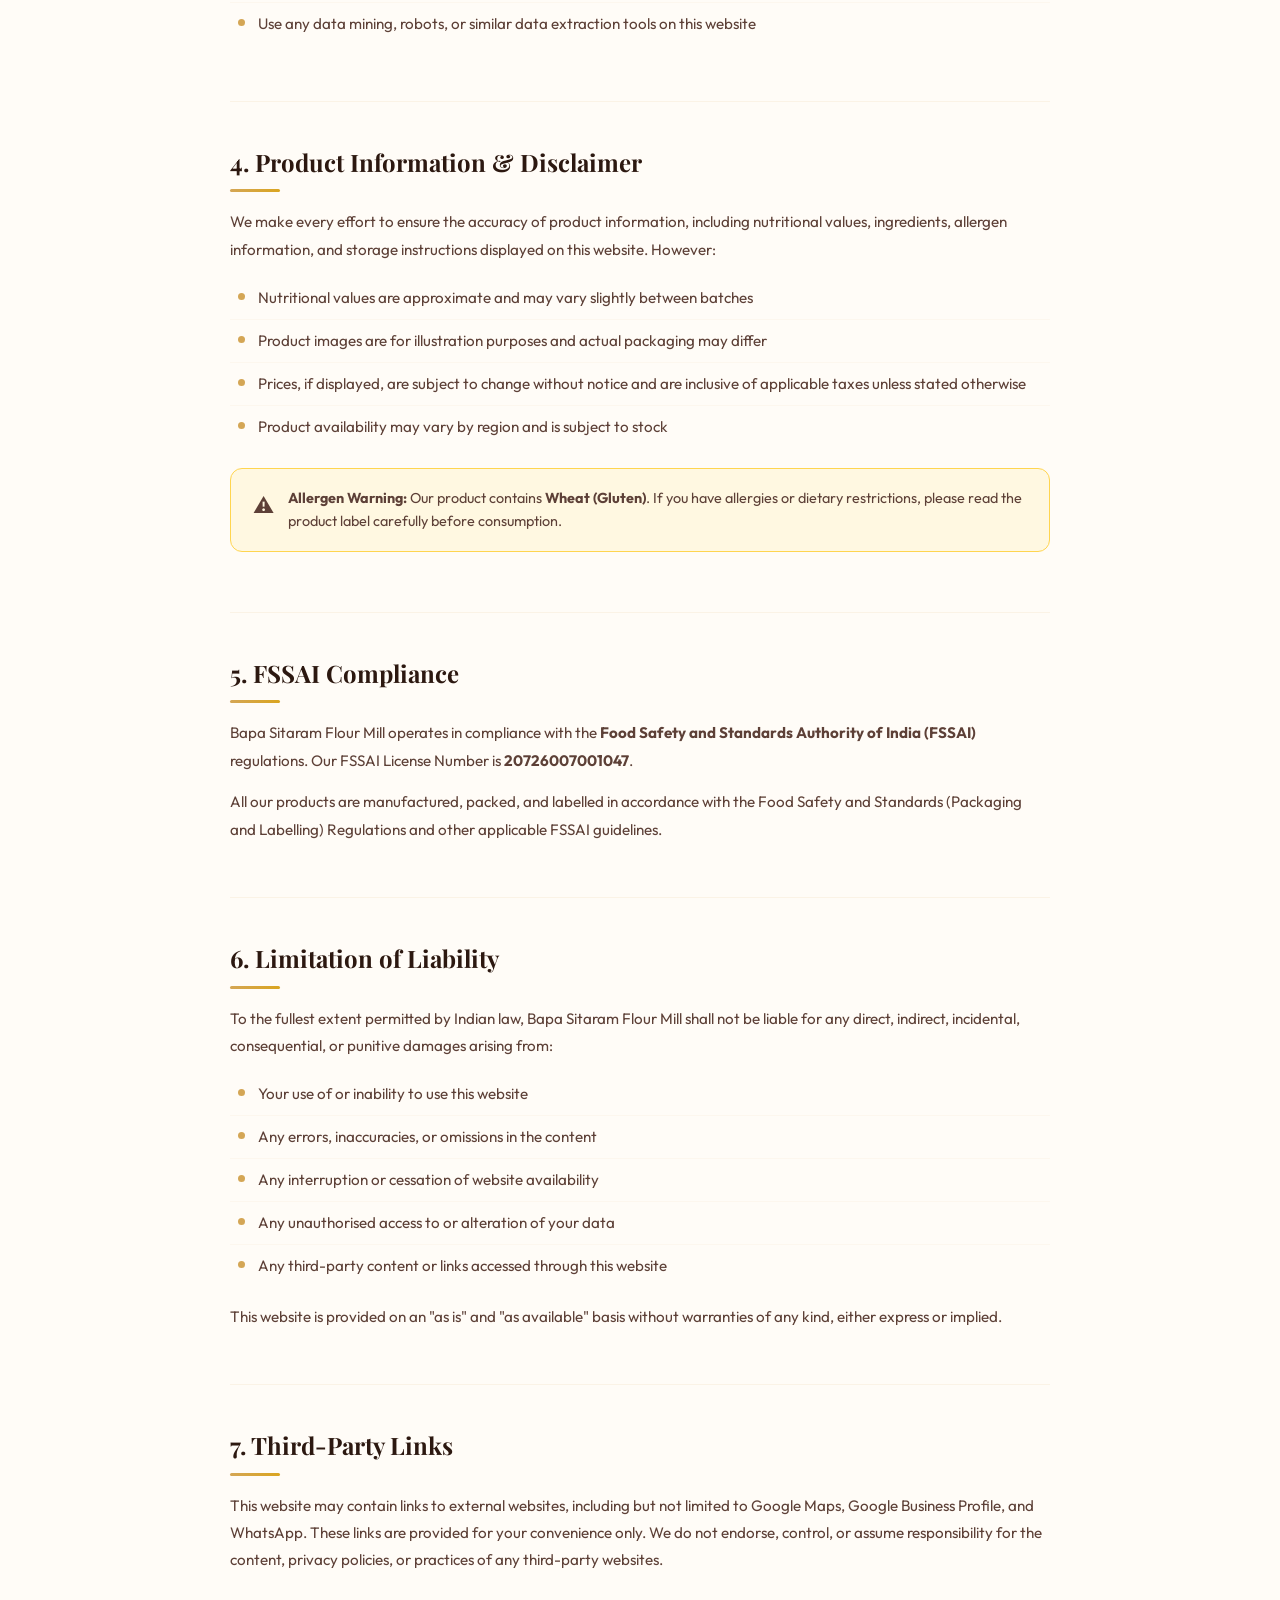
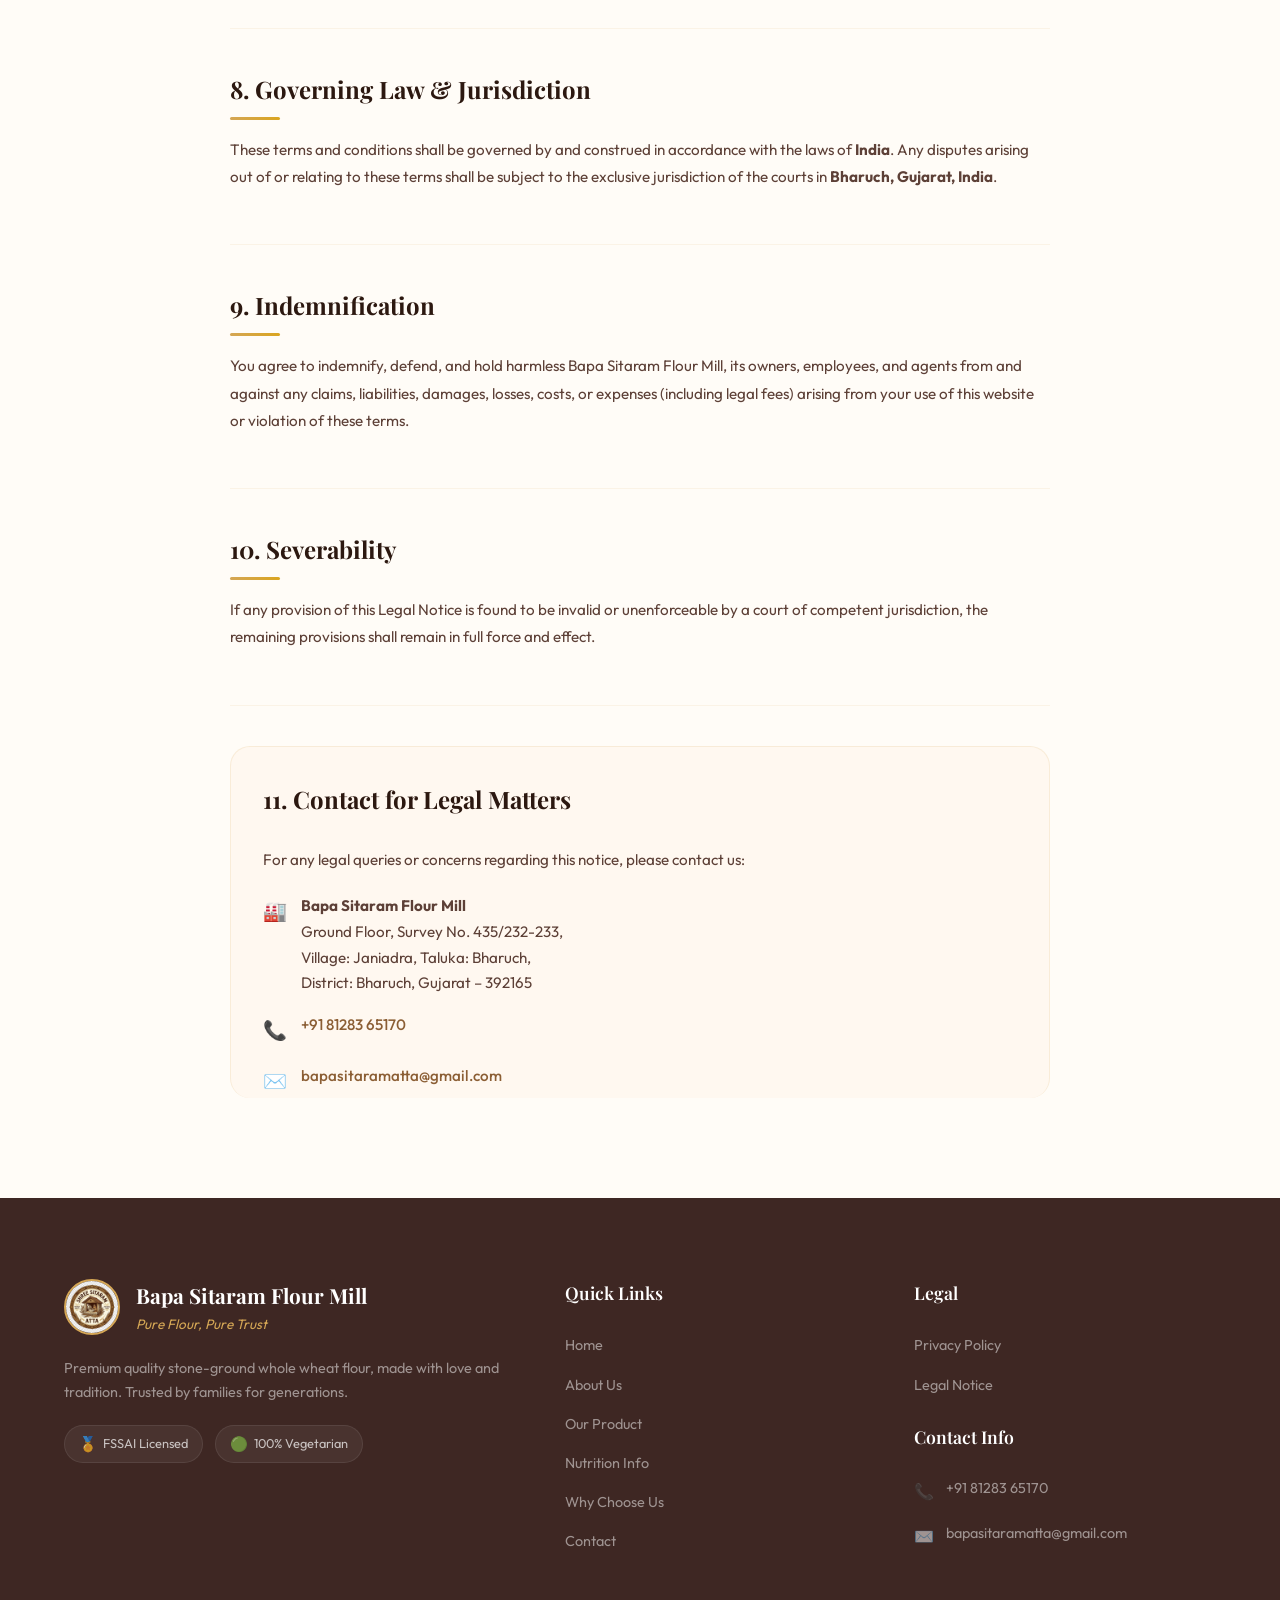
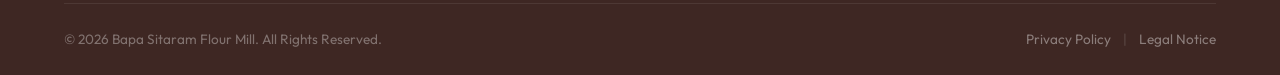
<file: legal-notice.html>
<!DOCTYPE html>
<html lang="en">
<head>
    <meta charset="UTF-8">
    <meta name="viewport" content="width=device-width, initial-scale=1.0">
    <title>Legal Notice | Bapa Sitaram Flour Mill</title>
    <meta name="description" content="Legal Notice and Terms & Conditions for Bapa Sitaram Flour Mill. Disclaimer, intellectual property, and liability information.">
    <link rel="preconnect" href="https://fonts.googleapis.com">
    <link rel="preconnect" href="https://fonts.gstatic.com" crossorigin>
    <link href="https://fonts.googleapis.com/css2?family=Playfair+Display:wght@400;500;600;700;800&family=Inter:wght@300;400;500;600;700&family=Outfit:wght@300;400;500;600;700&display=swap" rel="stylesheet">
    <link rel="stylesheet" href="styles.css">
    <link rel="stylesheet" href="pages.css">
</head>
<body>

    <!-- Navigation -->
    <nav id="navbar" class="navbar scrolled">
        <div class="nav-container">
            <a href="index.html" class="nav-logo">
                <img src="images/logo.png" alt="Shree Sitaram Atta Logo" class="logo-img">
                <div class="logo-text">
                    <span class="logo-brand">Bapa Sitaram</span>
                    <span class="logo-sub">Flour Mill</span>
                </div>
            </a>
            <button class="nav-toggle" id="navToggle" aria-label="Toggle navigation menu">
                <span></span>
                <span></span>
                <span></span>
            </button>
            <ul class="nav-links" id="navLinks">
                <li><a href="index.html">Home</a></li>
                <li><a href="index.html#about">About</a></li>
                <li><a href="index.html#product">Product</a></li>
                <li><a href="index.html#nutrition">Nutrition</a></li>
                <li><a href="index.html#features">Why Us</a></li>
                <li><a href="index.html#contact" class="nav-cta">Contact Us</a></li>
            </ul>
        </div>
    </nav>

    <!-- Page Header -->
    <section class="page-header">
        <div class="container">
            <div class="page-header-content">
                <span class="section-tag">Legal</span>
                <h1 class="page-title">Legal Notice</h1>
                <p class="page-subtitle">Terms & conditions, disclaimer, and legal information.</p>
                <div class="page-meta">
                    <span>Last Updated: 20 June 2026</span>
                </div>
            </div>
        </div>
    </section>

    <!-- Content -->
    <section class="page-content section">
        <div class="container">
            <div class="content-wrapper">

                <div class="content-block">
                    <h2>1. Company Information</h2>
                    <div class="info-table">
                        <div class="info-row">
                            <span class="info-label">Business Name</span>
                            <span class="info-value">Bapa Sitaram Flour Mill</span>
                        </div>
                        <div class="info-row">
                            <span class="info-label">Brand Name</span>
                            <span class="info-value">Shree Sitaram Atta</span>
                        </div>
                        <div class="info-row">
                            <span class="info-label">Registered Address</span>
                            <span class="info-value">Ground Floor, Survey No. 435/232-233, Village: Janiadra, Taluka: Bharuch, District: Bharuch, Gujarat – 392165, India</span>
                        </div>
                        <div class="info-row">
                            <span class="info-label">FSSAI License No.</span>
                            <span class="info-value">20726007001047</span>
                        </div>
                        <div class="info-row">
                            <span class="info-label">Phone</span>
                            <span class="info-value"><a href="tel:+918128365170">+91 81283 65170</a></span>
                        </div>
                        <div class="info-row">
                            <span class="info-label">Email</span>
                            <span class="info-value"><a href="mailto:bapasitaramatta@gmail.com">bapasitaramatta@gmail.com</a></span>
                        </div>
                    </div>
                </div>

                <div class="content-block">
                    <h2>2. Terms of Use</h2>
                    <p>
                        By accessing and using this website (the "Site"), you accept and agree to be bound by these 
                        Terms of Use. If you do not agree to these terms, please refrain from using this website.
                    </p>
                    <p>
                        We reserve the right to modify these terms at any time without prior notice. Your continued use 
                        of the Site after any changes constitutes your acceptance of the revised terms.
                    </p>
                </div>

                <div class="content-block">
                    <h2>3. Intellectual Property Rights</h2>
                    <p>
                        All content on this website — including but not limited to text, graphics, logos, images, 
                        brand names ("Bapa Sitaram Flour Mill", "Shree Sitaram Atta"), product packaging designs, 
                        and website design — is the property of Bapa Sitaram Flour Mill and is protected under applicable 
                        Indian intellectual property laws.
                    </p>
                    <p>You may <strong>not</strong>:</p>
                    <ul>
                        <li>Copy, reproduce, or distribute any content from this website without prior written permission</li>
                        <li>Use our brand names, logos, or trademarks for any commercial purpose</li>
                        <li>Modify, adapt, or create derivative works from our content</li>
                        <li>Use any data mining, robots, or similar data extraction tools on this website</li>
                    </ul>
                </div>

                <div class="content-block">
                    <h2>4. Product Information & Disclaimer</h2>
                    <p>
                        We make every effort to ensure the accuracy of product information, including nutritional values, 
                        ingredients, allergen information, and storage instructions displayed on this website. However:
                    </p>
                    <ul>
                        <li>Nutritional values are approximate and may vary slightly between batches</li>
                        <li>Product images are for illustration purposes and actual packaging may differ</li>
                        <li>Prices, if displayed, are subject to change without notice and are inclusive of applicable taxes unless stated otherwise</li>
                        <li>Product availability may vary by region and is subject to stock</li>
                    </ul>
                    <div class="alert-box warning">
                        <span class="alert-icon">⚠️</span>
                        <div>
                            <strong>Allergen Warning:</strong> Our product contains <strong>Wheat (Gluten)</strong>. 
                            If you have allergies or dietary restrictions, please read the product label carefully 
                            before consumption.
                        </div>
                    </div>
                </div>

                <div class="content-block">
                    <h2>5. FSSAI Compliance</h2>
                    <p>
                        Bapa Sitaram Flour Mill operates in compliance with the <strong>Food Safety and Standards 
                        Authority of India (FSSAI)</strong> regulations. Our FSSAI License Number is 
                        <strong>20726007001047</strong>.
                    </p>
                    <p>
                        All our products are manufactured, packed, and labelled in accordance with the Food Safety 
                        and Standards (Packaging and Labelling) Regulations and other applicable FSSAI guidelines.
                    </p>
                </div>

                <div class="content-block">
                    <h2>6. Limitation of Liability</h2>
                    <p>
                        To the fullest extent permitted by Indian law, Bapa Sitaram Flour Mill shall not be liable for 
                        any direct, indirect, incidental, consequential, or punitive damages arising from:
                    </p>
                    <ul>
                        <li>Your use of or inability to use this website</li>
                        <li>Any errors, inaccuracies, or omissions in the content</li>
                        <li>Any interruption or cessation of website availability</li>
                        <li>Any unauthorised access to or alteration of your data</li>
                        <li>Any third-party content or links accessed through this website</li>
                    </ul>
                    <p>
                        This website is provided on an "as is" and "as available" basis without warranties of any 
                        kind, either express or implied.
                    </p>
                </div>

                <div class="content-block">
                    <h2>7. Third-Party Links</h2>
                    <p>
                        This website may contain links to external websites, including but not limited to Google Maps, 
                        Google Business Profile, and WhatsApp. These links are provided for your convenience only. 
                        We do not endorse, control, or assume responsibility for the content, privacy policies, or 
                        practices of any third-party websites.
                    </p>
                </div>

                <div class="content-block">
                    <h2>8. Governing Law & Jurisdiction</h2>
                    <p>
                        These terms and conditions shall be governed by and construed in accordance with the laws 
                        of <strong>India</strong>. Any disputes arising out of or relating to these terms shall be 
                        subject to the exclusive jurisdiction of the courts in <strong>Bharuch, Gujarat, India</strong>.
                    </p>
                </div>

                <div class="content-block">
                    <h2>9. Indemnification</h2>
                    <p>
                        You agree to indemnify, defend, and hold harmless Bapa Sitaram Flour Mill, its owners, 
                        employees, and agents from and against any claims, liabilities, damages, losses, costs, 
                        or expenses (including legal fees) arising from your use of this website or violation of 
                        these terms.
                    </p>
                </div>

                <div class="content-block">
                    <h2>10. Severability</h2>
                    <p>
                        If any provision of this Legal Notice is found to be invalid or unenforceable by a court 
                        of competent jurisdiction, the remaining provisions shall remain in full force and effect.
                    </p>
                </div>

                <div class="content-block contact-box">
                    <h2>11. Contact for Legal Matters</h2>
                    <p>For any legal queries or concerns regarding this notice, please contact us:</p>
                    <div class="contact-details-list">
                        <div class="cd-item">
                            <span class="cd-icon">🏭</span>
                            <div>
                                <strong>Bapa Sitaram Flour Mill</strong><br>
                                Ground Floor, Survey No. 435/232-233,<br>
                                Village: Janiadra, Taluka: Bharuch,<br>
                                District: Bharuch, Gujarat – 392165
                            </div>
                        </div>
                        <div class="cd-item">
                            <span class="cd-icon">📞</span>
                            <a href="tel:+918128365170">+91 81283 65170</a>
                        </div>
                        <div class="cd-item">
                            <span class="cd-icon">✉️</span>
                            <a href="mailto:bapasitaramatta@gmail.com">bapasitaramatta@gmail.com</a>
                        </div>
                    </div>
                </div>

            </div>
        </div>
    </section>

    <!-- Footer -->
    <footer class="footer">
        <div class="container">
            <div class="footer-grid">
                <div class="footer-brand">
                    <div class="footer-logo">
                        <img src="images/logo.png" alt="Shree Sitaram Atta" class="footer-logo-img">
                        <div>
                            <h3>Bapa Sitaram Flour Mill</h3>
                            <p class="footer-tagline">Pure Flour, Pure Trust</p>
                        </div>
                    </div>
                    <p class="footer-desc">
                        Premium quality stone-ground whole wheat flour, made with love and tradition. 
                        Trusted by families for generations.
                    </p>
                    <div class="footer-certifications">
                        <div class="cert-badge">
                            <span class="cert-icon">🏅</span>
                            <span>FSSAI Licensed</span>
                        </div>
                        <div class="cert-badge">
                            <span class="cert-icon">🟢</span>
                            <span>100% Vegetarian</span>
                        </div>
                    </div>
                </div>
                <div class="footer-links-section">
                    <h4>Quick Links</h4>
                    <ul class="footer-links">
                        <li><a href="index.html">Home</a></li>
                        <li><a href="index.html#about">About Us</a></li>
                        <li><a href="index.html#product">Our Product</a></li>
                        <li><a href="index.html#nutrition">Nutrition Info</a></li>
                        <li><a href="index.html#features">Why Choose Us</a></li>
                        <li><a href="index.html#contact">Contact</a></li>
                    </ul>
                </div>
                <div class="footer-contact-section">
                    <h4>Legal</h4>
                    <ul class="footer-links">
                        <li><a href="privacy-policy.html">Privacy Policy</a></li>
                        <li><a href="legal-notice.html">Legal Notice</a></li>
                    </ul>
                    <h4 style="margin-top: 24px;">Contact Info</h4>
                    <div class="footer-contact-items">
                        <div class="footer-contact-item">
                            <span class="fci-icon">📞</span>
                            <a href="tel:+918128365170">+91 81283 65170</a>
                        </div>
                        <div class="footer-contact-item">
                            <span class="fci-icon">✉️</span>
                            <a href="mailto:bapasitaramatta@gmail.com">bapasitaramatta@gmail.com</a>
                        </div>
                    </div>
                </div>
            </div>
            <div class="footer-bottom">
                <p>&copy; 2026 Bapa Sitaram Flour Mill. All Rights Reserved.</p>
                <div class="footer-bottom-links">
                    <a href="privacy-policy.html">Privacy Policy</a>
                    <span>|</span>
                    <a href="legal-notice.html">Legal Notice</a>
                </div>
            </div>
        </div>
    </footer>

    <!-- Back to Top -->
    <button id="backToTop" class="back-to-top" aria-label="Back to top">
        <svg width="24" height="24" viewBox="0 0 24 24" fill="none" stroke="currentColor" stroke-width="2">
            <path d="M12 19V5M5 12l7-7 7 7"/>
        </svg>
    </button>

    <script src="script.js"></script>
</body>
</html>
</file>
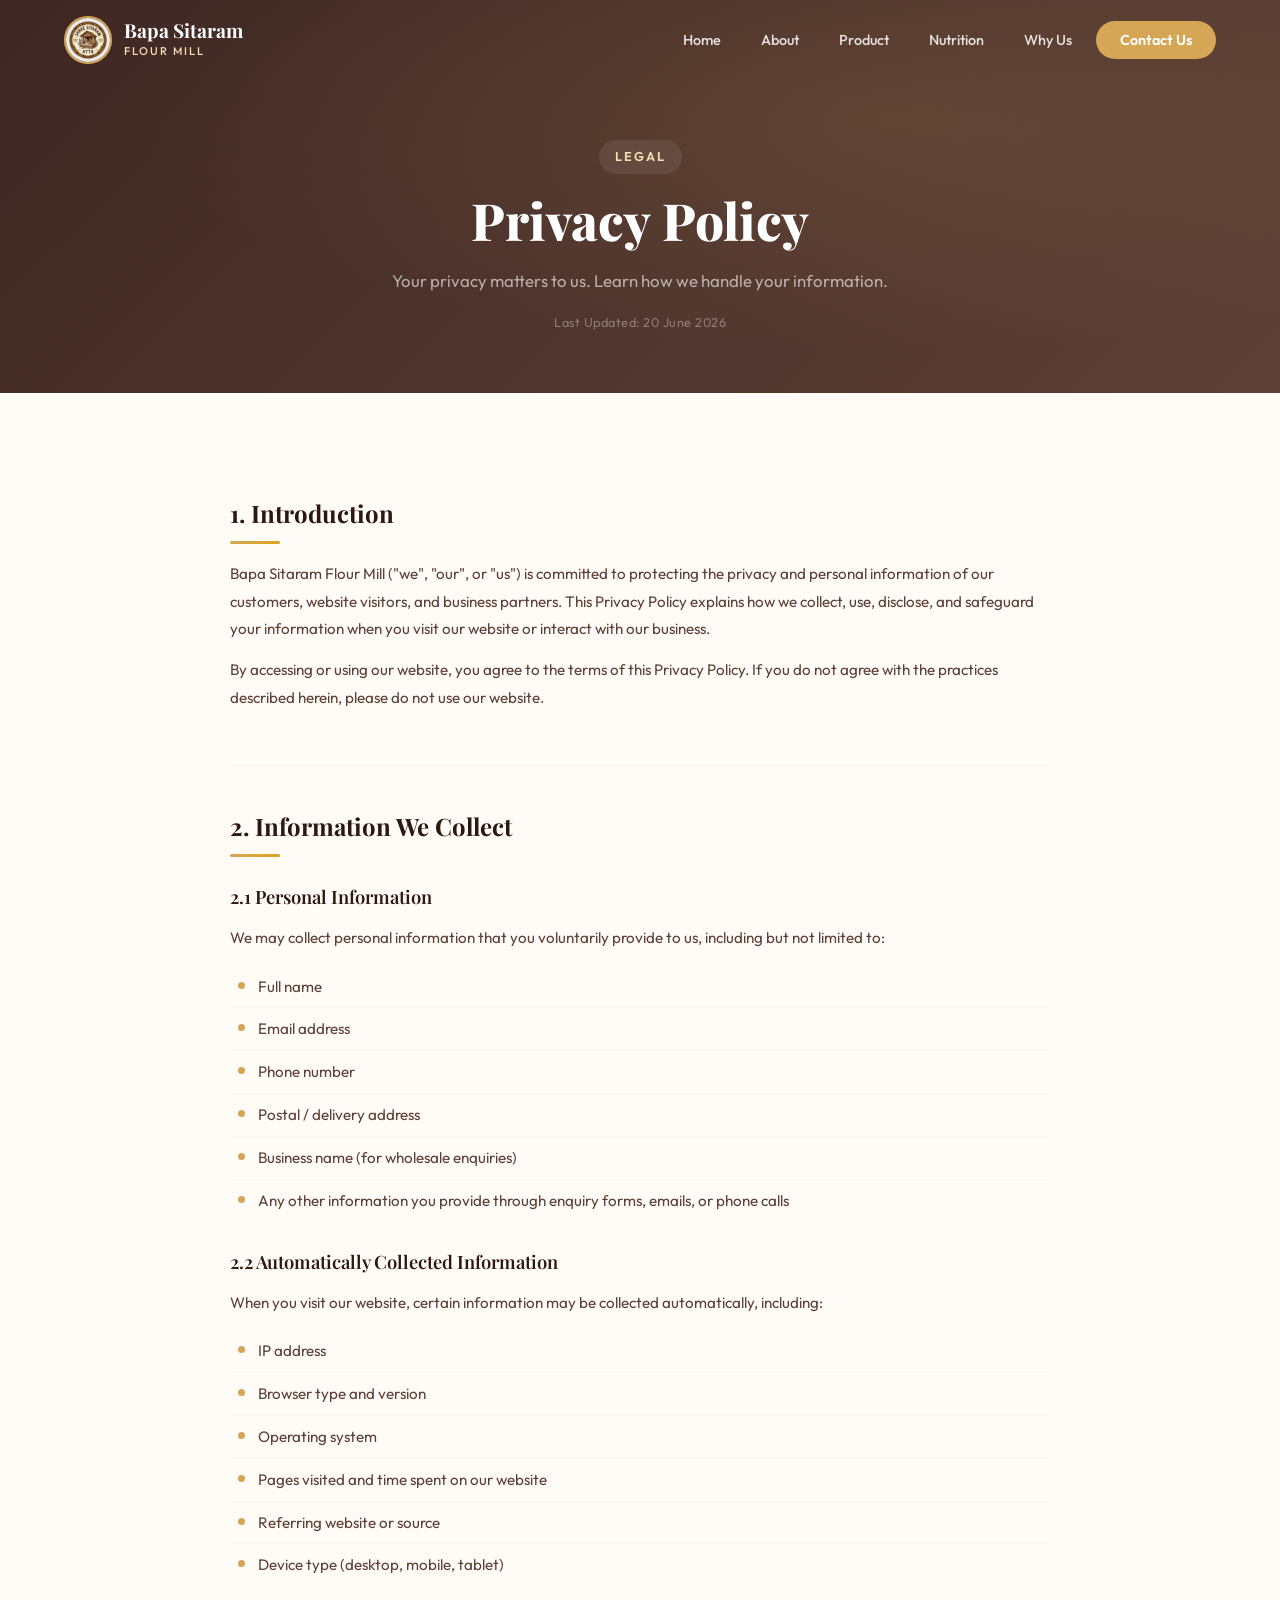
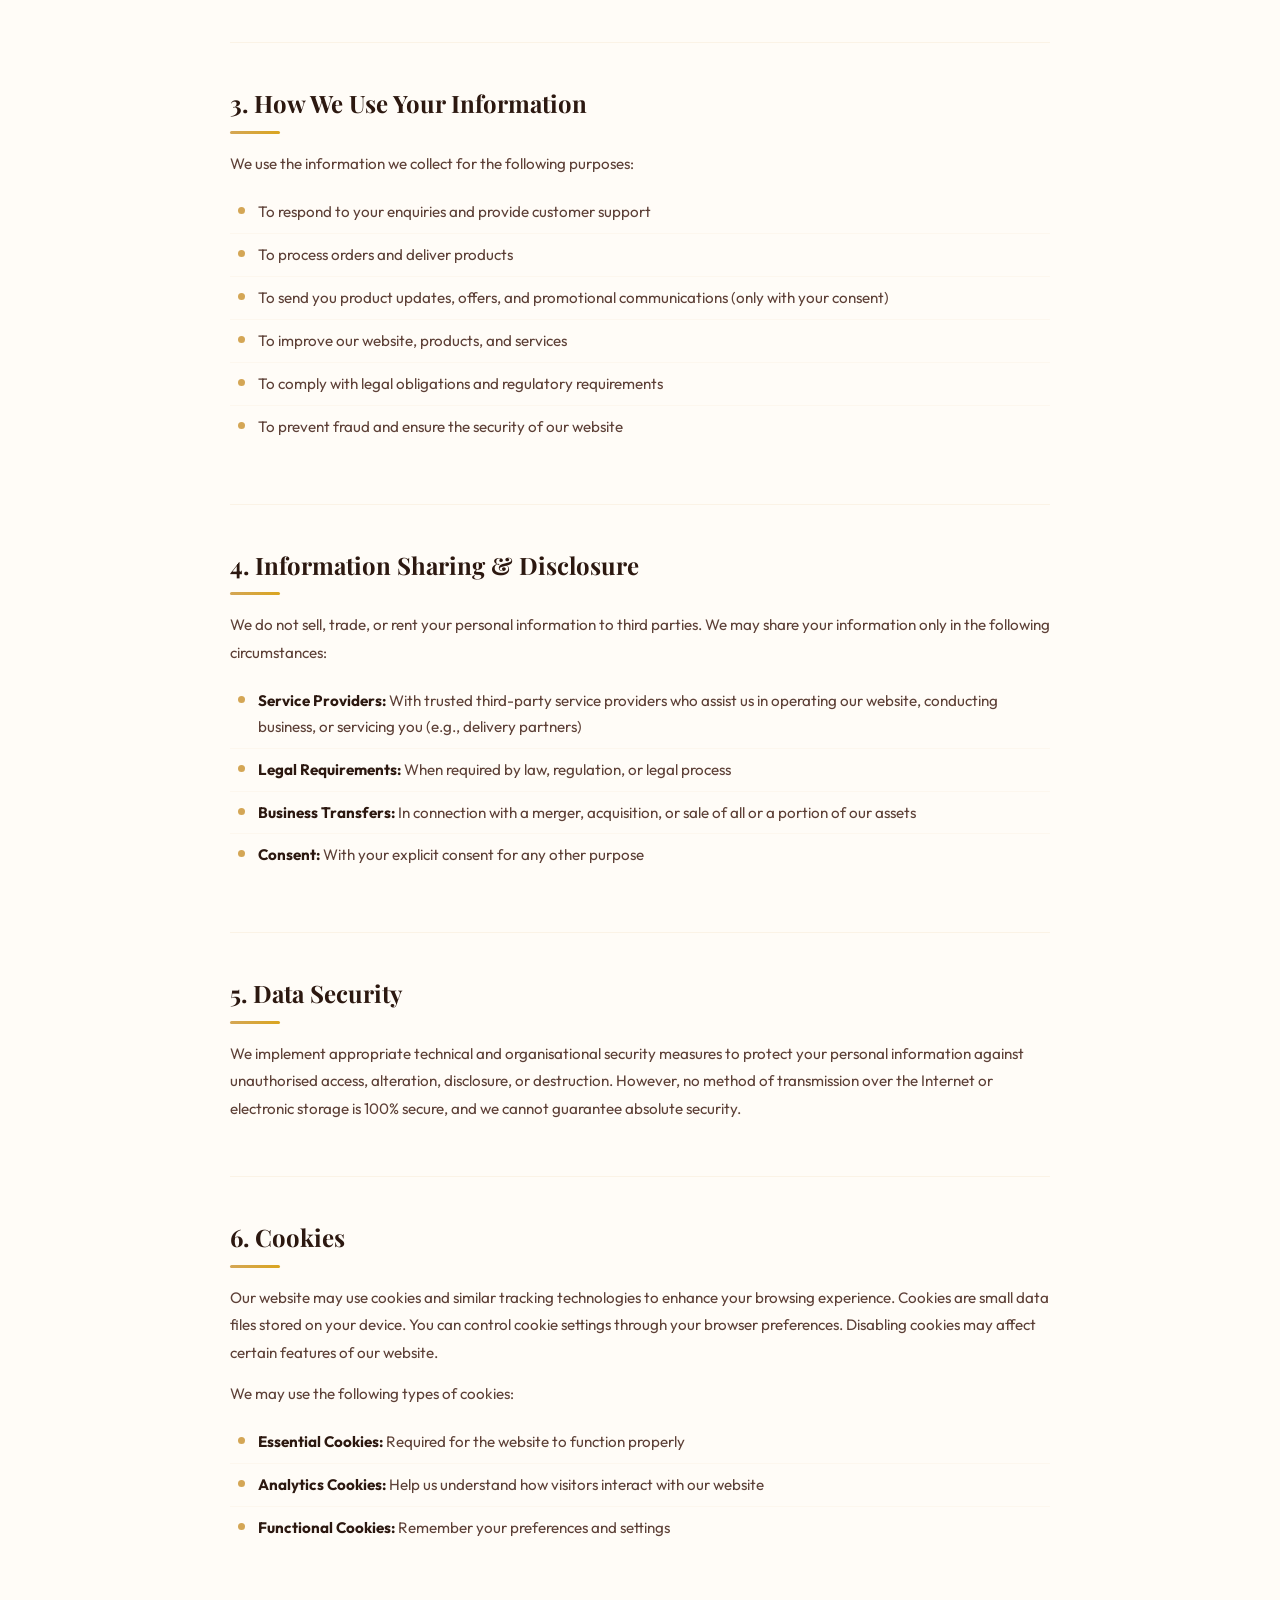
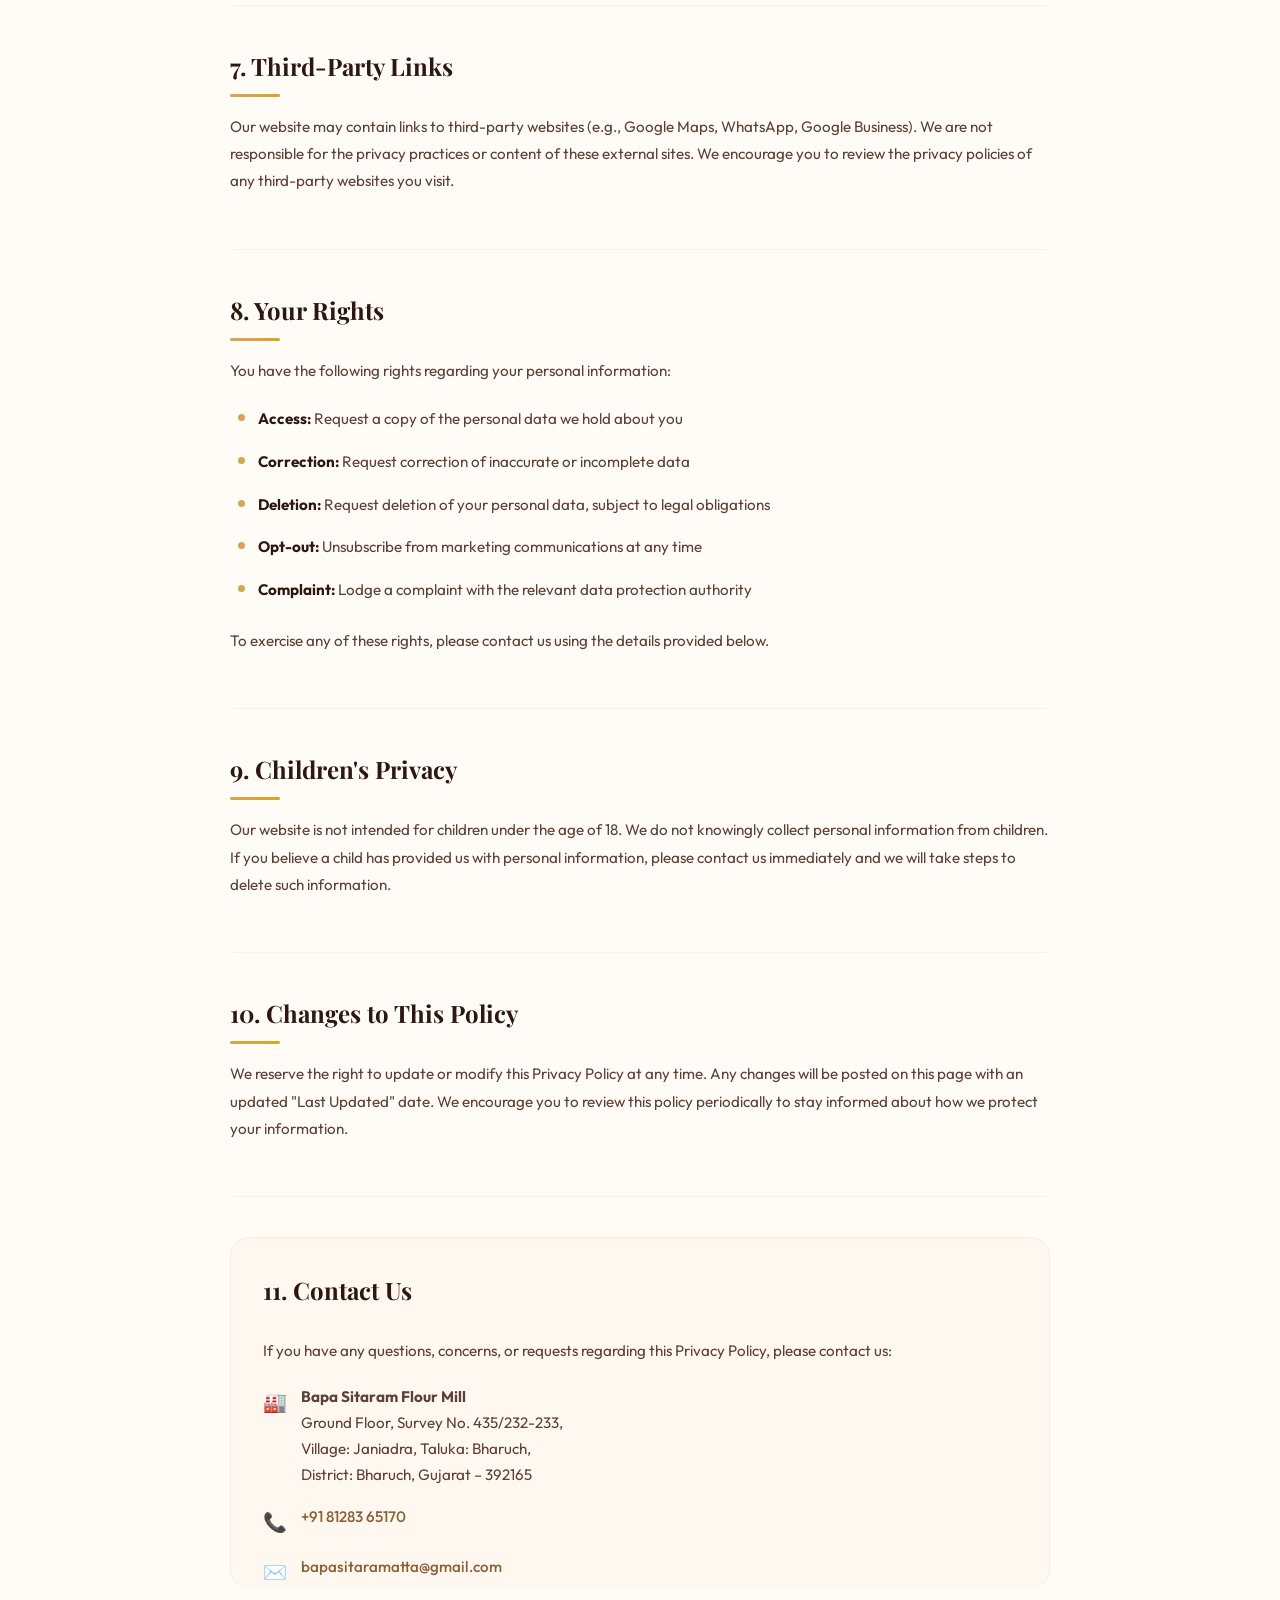
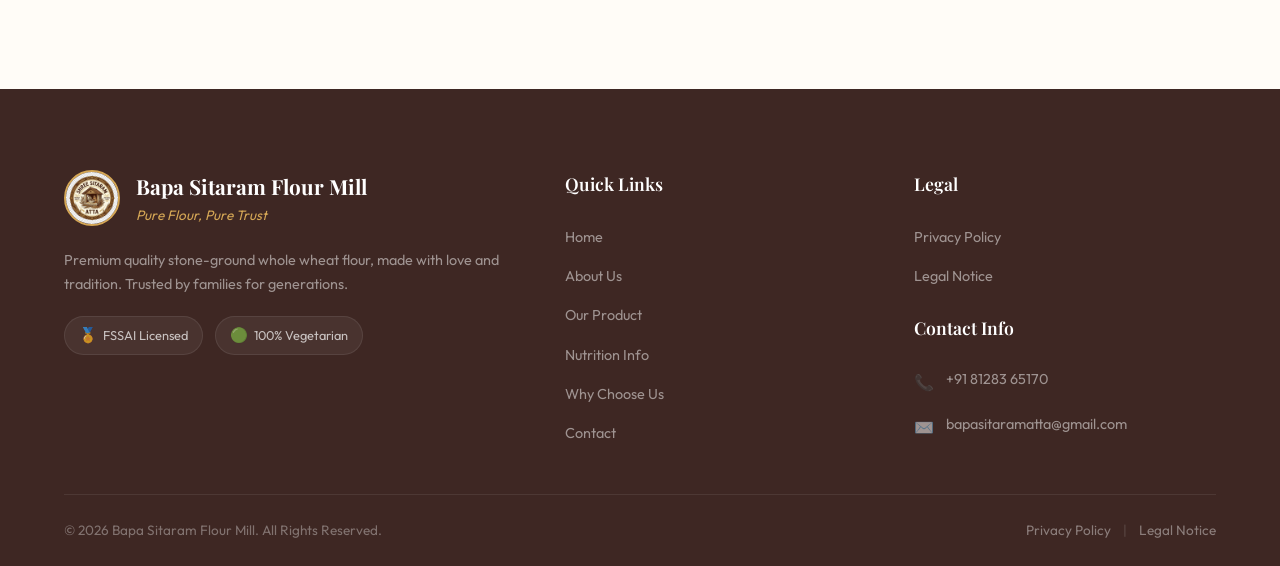
<file: privacy-policy.html>
<!DOCTYPE html>
<html lang="en">
<head>
    <meta charset="UTF-8">
    <meta name="viewport" content="width=device-width, initial-scale=1.0">
    <title>Privacy Policy | Bapa Sitaram Flour Mill</title>
    <meta name="description" content="Privacy Policy for Bapa Sitaram Flour Mill. Learn how we collect, use, and protect your personal information.">
    <link rel="preconnect" href="https://fonts.googleapis.com">
    <link rel="preconnect" href="https://fonts.gstatic.com" crossorigin>
    <link href="https://fonts.googleapis.com/css2?family=Playfair+Display:wght@400;500;600;700;800&family=Inter:wght@300;400;500;600;700&family=Outfit:wght@300;400;500;600;700&display=swap" rel="stylesheet">
    <link rel="stylesheet" href="styles.css">
    <link rel="stylesheet" href="pages.css">
</head>
<body>

    <!-- Navigation -->
    <nav id="navbar" class="navbar scrolled">
        <div class="nav-container">
            <a href="index.html" class="nav-logo">
                <img src="images/logo.png" alt="Shree Sitaram Atta Logo" class="logo-img">
                <div class="logo-text">
                    <span class="logo-brand">Bapa Sitaram</span>
                    <span class="logo-sub">Flour Mill</span>
                </div>
            </a>
            <button class="nav-toggle" id="navToggle" aria-label="Toggle navigation menu">
                <span></span>
                <span></span>
                <span></span>
            </button>
            <ul class="nav-links" id="navLinks">
                <li><a href="index.html">Home</a></li>
                <li><a href="index.html#about">About</a></li>
                <li><a href="index.html#product">Product</a></li>
                <li><a href="index.html#nutrition">Nutrition</a></li>
                <li><a href="index.html#features">Why Us</a></li>
                <li><a href="index.html#contact" class="nav-cta">Contact Us</a></li>
            </ul>
        </div>
    </nav>

    <!-- Page Header -->
    <section class="page-header">
        <div class="container">
            <div class="page-header-content">
                <span class="section-tag">Legal</span>
                <h1 class="page-title">Privacy Policy</h1>
                <p class="page-subtitle">Your privacy matters to us. Learn how we handle your information.</p>
                <div class="page-meta">
                    <span>Last Updated: 20 June 2026</span>
                </div>
            </div>
        </div>
    </section>

    <!-- Content -->
    <section class="page-content section">
        <div class="container">
            <div class="content-wrapper">

                <div class="content-block">
                    <h2>1. Introduction</h2>
                    <p>
                        Bapa Sitaram Flour Mill ("we", "our", or "us") is committed to protecting the privacy and 
                        personal information of our customers, website visitors, and business partners. This Privacy 
                        Policy explains how we collect, use, disclose, and safeguard your information when you visit 
                        our website or interact with our business.
                    </p>
                    <p>
                        By accessing or using our website, you agree to the terms of this Privacy Policy. If you do 
                        not agree with the practices described herein, please do not use our website.
                    </p>
                </div>

                <div class="content-block">
                    <h2>2. Information We Collect</h2>
                    <h3>2.1 Personal Information</h3>
                    <p>We may collect personal information that you voluntarily provide to us, including but not limited to:</p>
                    <ul>
                        <li>Full name</li>
                        <li>Email address</li>
                        <li>Phone number</li>
                        <li>Postal / delivery address</li>
                        <li>Business name (for wholesale enquiries)</li>
                        <li>Any other information you provide through enquiry forms, emails, or phone calls</li>
                    </ul>

                    <h3>2.2 Automatically Collected Information</h3>
                    <p>When you visit our website, certain information may be collected automatically, including:</p>
                    <ul>
                        <li>IP address</li>
                        <li>Browser type and version</li>
                        <li>Operating system</li>
                        <li>Pages visited and time spent on our website</li>
                        <li>Referring website or source</li>
                        <li>Device type (desktop, mobile, tablet)</li>
                    </ul>
                </div>

                <div class="content-block">
                    <h2>3. How We Use Your Information</h2>
                    <p>We use the information we collect for the following purposes:</p>
                    <ul>
                        <li>To respond to your enquiries and provide customer support</li>
                        <li>To process orders and deliver products</li>
                        <li>To send you product updates, offers, and promotional communications (only with your consent)</li>
                        <li>To improve our website, products, and services</li>
                        <li>To comply with legal obligations and regulatory requirements</li>
                        <li>To prevent fraud and ensure the security of our website</li>
                    </ul>
                </div>

                <div class="content-block">
                    <h2>4. Information Sharing & Disclosure</h2>
                    <p>
                        We do not sell, trade, or rent your personal information to third parties. We may share your 
                        information only in the following circumstances:
                    </p>
                    <ul>
                        <li><strong>Service Providers:</strong> With trusted third-party service providers who assist us in operating our website, conducting business, or servicing you (e.g., delivery partners)</li>
                        <li><strong>Legal Requirements:</strong> When required by law, regulation, or legal process</li>
                        <li><strong>Business Transfers:</strong> In connection with a merger, acquisition, or sale of all or a portion of our assets</li>
                        <li><strong>Consent:</strong> With your explicit consent for any other purpose</li>
                    </ul>
                </div>

                <div class="content-block">
                    <h2>5. Data Security</h2>
                    <p>
                        We implement appropriate technical and organisational security measures to protect your personal 
                        information against unauthorised access, alteration, disclosure, or destruction. However, no 
                        method of transmission over the Internet or electronic storage is 100% secure, and we cannot 
                        guarantee absolute security.
                    </p>
                </div>

                <div class="content-block">
                    <h2>6. Cookies</h2>
                    <p>
                        Our website may use cookies and similar tracking technologies to enhance your browsing experience. 
                        Cookies are small data files stored on your device. You can control cookie settings through your 
                        browser preferences. Disabling cookies may affect certain features of our website.
                    </p>
                    <p>We may use the following types of cookies:</p>
                    <ul>
                        <li><strong>Essential Cookies:</strong> Required for the website to function properly</li>
                        <li><strong>Analytics Cookies:</strong> Help us understand how visitors interact with our website</li>
                        <li><strong>Functional Cookies:</strong> Remember your preferences and settings</li>
                    </ul>
                </div>

                <div class="content-block">
                    <h2>7. Third-Party Links</h2>
                    <p>
                        Our website may contain links to third-party websites (e.g., Google Maps, WhatsApp, Google Business). 
                        We are not responsible for the privacy practices or content of these external sites. We encourage you 
                        to review the privacy policies of any third-party websites you visit.
                    </p>
                </div>

                <div class="content-block">
                    <h2>8. Your Rights</h2>
                    <p>You have the following rights regarding your personal information:</p>
                    <ul>
                        <li><strong>Access:</strong> Request a copy of the personal data we hold about you</li>
                        <li><strong>Correction:</strong> Request correction of inaccurate or incomplete data</li>
                        <li><strong>Deletion:</strong> Request deletion of your personal data, subject to legal obligations</li>
                        <li><strong>Opt-out:</strong> Unsubscribe from marketing communications at any time</li>
                        <li><strong>Complaint:</strong> Lodge a complaint with the relevant data protection authority</li>
                    </ul>
                    <p>To exercise any of these rights, please contact us using the details provided below.</p>
                </div>

                <div class="content-block">
                    <h2>9. Children's Privacy</h2>
                    <p>
                        Our website is not intended for children under the age of 18. We do not knowingly collect 
                        personal information from children. If you believe a child has provided us with personal 
                        information, please contact us immediately and we will take steps to delete such information.
                    </p>
                </div>

                <div class="content-block">
                    <h2>10. Changes to This Policy</h2>
                    <p>
                        We reserve the right to update or modify this Privacy Policy at any time. Any changes will be 
                        posted on this page with an updated "Last Updated" date. We encourage you to review this 
                        policy periodically to stay informed about how we protect your information.
                    </p>
                </div>

                <div class="content-block contact-box">
                    <h2>11. Contact Us</h2>
                    <p>If you have any questions, concerns, or requests regarding this Privacy Policy, please contact us:</p>
                    <div class="contact-details-list">
                        <div class="cd-item">
                            <span class="cd-icon">🏭</span>
                            <div>
                                <strong>Bapa Sitaram Flour Mill</strong><br>
                                Ground Floor, Survey No. 435/232-233,<br>
                                Village: Janiadra, Taluka: Bharuch,<br>
                                District: Bharuch, Gujarat – 392165
                            </div>
                        </div>
                        <div class="cd-item">
                            <span class="cd-icon">📞</span>
                            <a href="tel:+918128365170">+91 81283 65170</a>
                        </div>
                        <div class="cd-item">
                            <span class="cd-icon">✉️</span>
                            <a href="mailto:bapasitaramatta@gmail.com">bapasitaramatta@gmail.com</a>
                        </div>
                    </div>
                </div>

            </div>
        </div>
    </section>

    <!-- Footer -->
    <footer class="footer">
        <div class="container">
            <div class="footer-grid">
                <div class="footer-brand">
                    <div class="footer-logo">
                        <img src="images/logo.png" alt="Shree Sitaram Atta" class="footer-logo-img">
                        <div>
                            <h3>Bapa Sitaram Flour Mill</h3>
                            <p class="footer-tagline">Pure Flour, Pure Trust</p>
                        </div>
                    </div>
                    <p class="footer-desc">
                        Premium quality stone-ground whole wheat flour, made with love and tradition. 
                        Trusted by families for generations.
                    </p>
                    <div class="footer-certifications">
                        <div class="cert-badge">
                            <span class="cert-icon">🏅</span>
                            <span>FSSAI Licensed</span>
                        </div>
                        <div class="cert-badge">
                            <span class="cert-icon">🟢</span>
                            <span>100% Vegetarian</span>
                        </div>
                    </div>
                </div>
                <div class="footer-links-section">
                    <h4>Quick Links</h4>
                    <ul class="footer-links">
                        <li><a href="index.html">Home</a></li>
                        <li><a href="index.html#about">About Us</a></li>
                        <li><a href="index.html#product">Our Product</a></li>
                        <li><a href="index.html#nutrition">Nutrition Info</a></li>
                        <li><a href="index.html#features">Why Choose Us</a></li>
                        <li><a href="index.html#contact">Contact</a></li>
                    </ul>
                </div>
                <div class="footer-contact-section">
                    <h4>Legal</h4>
                    <ul class="footer-links">
                        <li><a href="privacy-policy.html">Privacy Policy</a></li>
                        <li><a href="legal-notice.html">Legal Notice</a></li>
                    </ul>
                    <h4 style="margin-top: 24px;">Contact Info</h4>
                    <div class="footer-contact-items">
                        <div class="footer-contact-item">
                            <span class="fci-icon">📞</span>
                            <a href="tel:+918128365170">+91 81283 65170</a>
                        </div>
                        <div class="footer-contact-item">
                            <span class="fci-icon">✉️</span>
                            <a href="mailto:bapasitaramatta@gmail.com">bapasitaramatta@gmail.com</a>
                        </div>
                    </div>
                </div>
            </div>
            <div class="footer-bottom">
                <p>&copy; 2026 Bapa Sitaram Flour Mill. All Rights Reserved.</p>
                <div class="footer-bottom-links">
                    <a href="privacy-policy.html">Privacy Policy</a>
                    <span>|</span>
                    <a href="legal-notice.html">Legal Notice</a>
                </div>
            </div>
        </div>
    </footer>

    <!-- Back to Top -->
    <button id="backToTop" class="back-to-top" aria-label="Back to top">
        <svg width="24" height="24" viewBox="0 0 24 24" fill="none" stroke="currentColor" stroke-width="2">
            <path d="M12 19V5M5 12l7-7 7 7"/>
        </svg>
    </button>

    <script src="script.js"></script>
</body>
</html>
</file>
<file: styles.css>
/* ===== CSS Variables & Reset ===== */
:root {
    --primary: #8B5E34;
    --primary-dark: #6B4226;
    --primary-light: #A0723C;
    --accent: #D4A655;
    --golden: #DAA520;
    --golden-light: #F5DEB3;
    --warm: #C87941;
    --cream: #FFF8F0;
    --cream-dark: #F5EDDE;
    --brown-dark: #3E2723;
    --brown-medium: #5D4037;
    --text-primary: #2C1810;
    --text-secondary: #5D4037;
    --text-muted: #8D6E63;
    --bg-light: #FFFCF7;
    --bg-section: #FDF6ED;
    --white: #FFFFFF;
    --shadow-sm: 0 2px 8px rgba(139, 94, 52, 0.08);
    --shadow-md: 0 4px 20px rgba(139, 94, 52, 0.12);
    --shadow-lg: 0 8px 40px rgba(139, 94, 52, 0.15);
    --shadow-xl: 0 20px 60px rgba(139, 94, 52, 0.2);
    --radius-sm: 8px;
    --radius-md: 12px;
    --radius-lg: 20px;
    --radius-xl: 28px;
    --transition: 0.3s cubic-bezier(0.4, 0, 0.2, 1);
    --transition-slow: 0.5s cubic-bezier(0.4, 0, 0.2, 1);
    --font-display: 'Playfair Display', Georgia, serif;
    --font-body: 'Outfit', 'Inter', -apple-system, sans-serif;
}

*, *::before, *::after {
    margin: 0;
    padding: 0;
    box-sizing: border-box;
}

html {
    scroll-behavior: smooth;
    font-size: 16px;
}

body {
    font-family: var(--font-body);
    color: var(--text-primary);
    background-color: var(--bg-light);
    line-height: 1.7;
    overflow-x: hidden;
    -webkit-font-smoothing: antialiased;
}

img {
    max-width: 100%;
    height: auto;
    display: block;
}

a {
    text-decoration: none;
    color: inherit;
    transition: var(--transition);
}

ul {
    list-style: none;
}

.container {
    max-width: 1200px;
    margin: 0 auto;
    padding: 0 24px;
}

.section {
    padding: 100px 0;
}

/* ===== Animations ===== */
@keyframes fadeIn {
    from { opacity: 0; }
    to { opacity: 1; }
}

@keyframes slideUp {
    from { opacity: 0; transform: translateY(40px); }
    to { opacity: 1; transform: translateY(0); }
}

@keyframes slideDown {
    from { opacity: 0; transform: translateY(-20px); }
    to { opacity: 1; transform: translateY(0); }
}

@keyframes float {
    0%, 100% { transform: translateY(0); }
    50% { transform: translateY(-10px); }
}

@keyframes pulse {
    0%, 100% { transform: scale(1); }
    50% { transform: scale(1.05); }
}

@keyframes scrollBounce {
    0%, 100% { transform: translateY(0); }
    50% { transform: translateY(8px); }
}

@keyframes shimmer {
    0% { background-position: -200% 0; }
    100% { background-position: 200% 0; }
}

@keyframes grain-float {
    0% { transform: translateY(0) rotate(0deg); opacity: 0; }
    10% { opacity: 1; }
    90% { opacity: 1; }
    100% { transform: translateY(-100vh) rotate(360deg); opacity: 0; }
}

.animate-fade-in { animation: fadeIn 1s ease forwards; }
.animate-slide-up { animation: slideUp 0.8s ease forwards; }
.delay-1 { animation-delay: 0.2s; opacity: 0; }
.delay-2 { animation-delay: 0.4s; opacity: 0; }
.delay-3 { animation-delay: 0.6s; opacity: 0; }

/* ===== Scroll Animations ===== */
.reveal {
    opacity: 0;
    transform: translateY(30px);
    transition: opacity 0.6s ease, transform 0.6s ease;
}

.reveal.visible {
    opacity: 1;
    transform: translateY(0);
}

/* ===== Navbar ===== */
.navbar {
    position: fixed;
    top: 0;
    left: 0;
    right: 0;
    z-index: 1000;
    padding: 16px 0;
    transition: var(--transition);
    background: transparent;
}

.navbar.scrolled {
    background: rgba(255, 252, 247, 0.95);
    backdrop-filter: blur(20px);
    -webkit-backdrop-filter: blur(20px);
    box-shadow: var(--shadow-md);
    padding: 10px 0;
}

.nav-container {
    max-width: 1200px;
    margin: 0 auto;
    padding: 0 24px;
    display: flex;
    align-items: center;
    justify-content: space-between;
}

.nav-logo {
    display: flex;
    align-items: center;
    gap: 12px;
    z-index: 1001;
}

.logo-img {
    width: 48px;
    height: 48px;
    border-radius: 50%;
    object-fit: cover;
    border: 2px solid var(--accent);
    transition: var(--transition);
}

.navbar.scrolled .logo-img {
    width: 40px;
    height: 40px;
}

.logo-text {
    display: flex;
    flex-direction: column;
}

.logo-brand {
    font-family: var(--font-display);
    font-size: 1.2rem;
    font-weight: 700;
    color: var(--white);
    line-height: 1.2;
    transition: var(--transition);
}

.logo-sub {
    font-size: 0.7rem;
    font-weight: 500;
    text-transform: uppercase;
    letter-spacing: 2px;
    color: var(--golden-light);
    transition: var(--transition);
}

.navbar.scrolled .logo-brand { color: var(--primary-dark); }
.navbar.scrolled .logo-sub { color: var(--text-muted); }

.nav-links {
    display: flex;
    align-items: center;
    gap: 8px;
}

.nav-links a {
    padding: 8px 16px;
    font-size: 0.9rem;
    font-weight: 500;
    color: rgba(255, 255, 255, 0.85);
    border-radius: var(--radius-sm);
    transition: var(--transition);
    position: relative;
}

.navbar.scrolled .nav-links a {
    color: var(--text-secondary);
}

.nav-links a:hover {
    color: var(--white);
    background: rgba(255, 255, 255, 0.1);
}

.navbar.scrolled .nav-links a:hover {
    color: var(--primary);
    background: rgba(139, 94, 52, 0.06);
}

.nav-cta {
    background: var(--accent) !important;
    color: var(--white) !important;
    padding: 10px 24px !important;
    border-radius: var(--radius-xl) !important;
    font-weight: 600 !important;
}

.nav-cta:hover {
    background: var(--golden) !important;
    transform: translateY(-2px);
    box-shadow: 0 4px 15px rgba(218, 165, 32, 0.4);
}

.nav-toggle {
    display: none;
    flex-direction: column;
    gap: 5px;
    background: none;
    border: none;
    cursor: pointer;
    padding: 5px;
    z-index: 1001;
}

.nav-toggle span {
    width: 28px;
    height: 2.5px;
    background: var(--white);
    border-radius: 3px;
    transition: var(--transition);
}

.navbar.scrolled .nav-toggle span {
    background: var(--primary-dark);
}

/* ===== Hero Section ===== */
.hero {
    min-height: 100vh;
    display: flex;
    align-items: center;
    justify-content: center;
    position: relative;
    background: url('images/hero-bg.png') center/cover no-repeat;
    overflow: hidden;
}

.hero-overlay {
    position: absolute;
    inset: 0;
    background: linear-gradient(
        135deg,
        rgba(62, 39, 35, 0.88) 0%,
        rgba(93, 64, 55, 0.75) 40%,
        rgba(139, 94, 52, 0.65) 100%
    );
    z-index: 1;
}

.hero-particles {
    position: absolute;
    inset: 0;
    z-index: 2;
    pointer-events: none;
}

.hero-particle {
    position: absolute;
    bottom: -20px;
    font-size: 16px;
    animation: grain-float linear infinite;
    opacity: 0;
}

.hero-content {
    position: relative;
    z-index: 3;
    text-align: center;
    max-width: 800px;
    padding: 0 24px;
}

.hero-badge {
    display: inline-flex;
    align-items: center;
    gap: 8px;
    background: rgba(255, 255, 255, 0.1);
    backdrop-filter: blur(10px);
    border: 1px solid rgba(255, 255, 255, 0.15);
    padding: 8px 20px;
    border-radius: 50px;
    font-size: 0.8rem;
    font-weight: 500;
    color: var(--golden-light);
    letter-spacing: 0.5px;
    margin-bottom: 32px;
}

.badge-icon {
    font-size: 1rem;
}

.hero-title {
    font-family: var(--font-display);
    font-size: clamp(3rem, 7vw, 5.5rem);
    font-weight: 800;
    line-height: 1.1;
    color: var(--white);
    margin-bottom: 24px;
}

.title-line {
    display: block;
}

.title-accent {
    background: linear-gradient(135deg, var(--golden-light), var(--accent), var(--golden));
    -webkit-background-clip: text;
    -webkit-text-fill-color: transparent;
    background-clip: text;
}

.hero-subtitle {
    font-size: 1.15rem;
    color: rgba(255, 255, 255, 0.8);
    max-width: 600px;
    margin: 0 auto 40px;
    line-height: 1.8;
    font-weight: 300;
}

.hero-actions {
    display: flex;
    gap: 16px;
    justify-content: center;
    flex-wrap: wrap;
    margin-bottom: 60px;
}

/* ===== Buttons ===== */
.btn {
    display: inline-flex;
    align-items: center;
    gap: 10px;
    padding: 14px 32px;
    border-radius: var(--radius-xl);
    font-weight: 600;
    font-size: 0.95rem;
    font-family: var(--font-body);
    cursor: pointer;
    border: none;
    transition: var(--transition);
    position: relative;
    overflow: hidden;
}

.btn::before {
    content: '';
    position: absolute;
    inset: 0;
    background: linear-gradient(135deg, rgba(255,255,255,0.2), transparent);
    opacity: 0;
    transition: var(--transition);
}

.btn:hover::before {
    opacity: 1;
}

.btn-primary {
    background: linear-gradient(135deg, var(--accent), var(--golden));
    color: var(--white);
    box-shadow: 0 4px 20px rgba(218, 165, 32, 0.35);
}

.btn-primary:hover {
    transform: translateY(-3px);
    box-shadow: 0 8px 30px rgba(218, 165, 32, 0.5);
}

.btn-secondary {
    background: rgba(255, 255, 255, 0.12);
    color: var(--white);
    border: 1px solid rgba(255, 255, 255, 0.25);
    backdrop-filter: blur(10px);
}

.btn-secondary:hover {
    background: rgba(255, 255, 255, 0.2);
    transform: translateY(-3px);
}

.btn-outline-white {
    background: transparent;
    color: var(--white);
    border: 2px solid rgba(255, 255, 255, 0.6);
}

.btn-outline-white:hover {
    background: var(--white);
    color: var(--primary-dark);
    transform: translateY(-3px);
}

.btn-lg {
    padding: 16px 36px;
    font-size: 1.05rem;
}

/* Hero Stats */
.hero-stats {
    display: flex;
    align-items: center;
    justify-content: center;
    gap: 24px;
    flex-wrap: wrap;
}

.stat-item {
    display: flex;
    align-items: center;
    gap: 8px;
    color: rgba(255, 255, 255, 0.75);
    font-size: 0.85rem;
    font-weight: 400;
}

.stat-icon {
    font-size: 1.2rem;
}

.stat-divider {
    width: 1px;
    height: 24px;
    background: rgba(255, 255, 255, 0.2);
}

/* Scroll Indicator */
.hero-scroll {
    position: absolute;
    bottom: 30px;
    left: 50%;
    transform: translateX(-50%);
    z-index: 3;
}

.scroll-indicator {
    display: flex;
    flex-direction: column;
    align-items: center;
    gap: 8px;
    color: rgba(255, 255, 255, 0.5);
    font-size: 0.75rem;
    letter-spacing: 1px;
    text-transform: uppercase;
}

.scroll-arrow {
    width: 24px;
    height: 24px;
    border-right: 2px solid rgba(255, 255, 255, 0.4);
    border-bottom: 2px solid rgba(255, 255, 255, 0.4);
    transform: rotate(45deg);
    animation: scrollBounce 2s ease-in-out infinite;
}

/* ===== Section Headers ===== */
.section-header {
    text-align: center;
    max-width: 640px;
    margin: 0 auto 60px;
}

.section-tag {
    display: inline-block;
    font-size: 0.8rem;
    font-weight: 600;
    letter-spacing: 2px;
    text-transform: uppercase;
    color: var(--accent);
    background: linear-gradient(135deg, rgba(212, 166, 85, 0.1), rgba(218, 165, 32, 0.1));
    padding: 6px 16px;
    border-radius: 50px;
    margin-bottom: 16px;
}

.section-title {
    font-family: var(--font-display);
    font-size: clamp(2rem, 4vw, 2.8rem);
    font-weight: 700;
    color: var(--text-primary);
    margin-bottom: 16px;
    line-height: 1.2;
}

.section-desc {
    font-size: 1.05rem;
    color: var(--text-muted);
    line-height: 1.7;
}

/* ===== About Section ===== */
.about {
    background: var(--bg-light);
}

.about-grid {
    display: grid;
    grid-template-columns: 1fr 1.2fr;
    gap: 60px;
    align-items: center;
}

.about-img-wrapper {
    position: relative;
    border-radius: var(--radius-lg);
    overflow: hidden;
    box-shadow: var(--shadow-lg);
}

.about-img-wrapper img {
    width: 100%;
    height: 450px;
    object-fit: cover;
    transition: transform 0.6s ease;
}

.about-img-wrapper:hover img {
    transform: scale(1.05);
}

.about-img-badge {
    position: absolute;
    bottom: 20px;
    right: 20px;
    background: linear-gradient(135deg, var(--primary), var(--primary-dark));
    color: var(--white);
    padding: 12px 20px;
    border-radius: var(--radius-md);
    text-align: center;
}

.badge-number {
    display: block;
    font-family: var(--font-display);
    font-size: 1.8rem;
    font-weight: 800;
    line-height: 1;
}

.badge-text {
    font-size: 0.7rem;
    text-transform: uppercase;
    letter-spacing: 1px;
    opacity: 0.85;
}

.about-content .about-icon {
    color: var(--accent);
    margin-bottom: 20px;
}

.about-content h3 {
    font-family: var(--font-display);
    font-size: 1.8rem;
    font-weight: 700;
    color: var(--text-primary);
    margin-bottom: 20px;
}

.about-content p {
    color: var(--text-secondary);
    margin-bottom: 16px;
    font-size: 0.95rem;
}

.about-highlights {
    display: flex;
    flex-direction: column;
    gap: 16px;
    margin-top: 28px;
}

.highlight-item {
    display: flex;
    align-items: flex-start;
    gap: 16px;
    padding: 16px;
    background: var(--cream);
    border-radius: var(--radius-md);
    border: 1px solid rgba(212, 166, 85, 0.15);
    transition: var(--transition);
}

.highlight-item:hover {
    transform: translateX(8px);
    border-color: var(--accent);
    box-shadow: var(--shadow-sm);
}

.highlight-icon {
    font-size: 1.5rem;
    flex-shrink: 0;
    margin-top: 2px;
}

.highlight-item strong {
    display: block;
    color: var(--text-primary);
    font-size: 0.95rem;
    margin-bottom: 2px;
}

.highlight-item span {
    color: var(--text-muted);
    font-size: 0.85rem;
}

/* ===== Product Section ===== */
.product {
    background: var(--bg-section);
    position: relative;
}

.product::before {
    content: '';
    position: absolute;
    top: 0;
    left: 0;
    right: 0;
    height: 100%;
    background: radial-gradient(ellipse at 30% 50%, rgba(212, 166, 85, 0.06) 0%, transparent 70%);
    pointer-events: none;
}

.product-showcase {
    display: grid;
    grid-template-columns: 1fr 1fr;
    gap: 40px;
    align-items: start;
}

.product-card {
    position: relative;
    background: var(--white);
    border-radius: var(--radius-xl);
    overflow: hidden;
    border: 1px solid rgba(212, 166, 85, 0.15);
    transition: var(--transition);
}

.product-card:hover {
    transform: translateY(-8px);
    box-shadow: var(--shadow-xl);
}

.product-card-glow {
    position: absolute;
    top: -50%;
    left: -50%;
    width: 200%;
    height: 200%;
    background: radial-gradient(circle, rgba(212, 166, 85, 0.08) 0%, transparent 60%);
    pointer-events: none;
}

.product-card-content {
    position: relative;
    padding: 40px;
    text-align: center;
}

.product-badge {
    display: inline-block;
    background: linear-gradient(135deg, var(--accent), var(--golden));
    color: var(--white);
    padding: 6px 18px;
    border-radius: 50px;
    font-size: 0.75rem;
    font-weight: 600;
    text-transform: uppercase;
    letter-spacing: 1px;
    margin-bottom: 24px;
}

.product-image-container {
    width: 220px;
    height: 220px;
    margin: 0 auto 24px;
    border-radius: 50%;
    overflow: hidden;
    background: var(--cream);
    padding: 15px;
    box-shadow: inset 0 2px 10px rgba(0,0,0,0.05);
}

.product-image-container img {
    width: 100%;
    height: 100%;
    object-fit: cover;
    border-radius: 50%;
}

.product-name {
    font-family: var(--font-display);
    font-size: 1.5rem;
    font-weight: 700;
    color: var(--text-primary);
    margin-bottom: 8px;
}

.product-tagline {
    color: var(--accent);
    font-style: italic;
    font-size: 1rem;
    margin-bottom: 24px;
}

.product-details {
    display: grid;
    gap: 12px;
    margin-bottom: 28px;
    text-align: left;
}

.detail-item {
    display: flex;
    justify-content: space-between;
    padding: 10px 16px;
    background: var(--cream);
    border-radius: var(--radius-sm);
    font-size: 0.9rem;
}

.detail-label {
    color: var(--text-muted);
    font-weight: 500;
}

.detail-value {
    color: var(--text-primary);
    font-weight: 600;
}

.product-btn {
    width: 100%;
    justify-content: center;
}

/* Info Cards */
.info-cards {
    display: flex;
    flex-direction: column;
    gap: 20px;
}

.info-card {
    background: var(--white);
    padding: 28px;
    border-radius: var(--radius-lg);
    border: 1px solid rgba(212, 166, 85, 0.12);
    transition: var(--transition);
}

.info-card:hover {
    transform: translateY(-4px);
    box-shadow: var(--shadow-md);
}

.info-card-icon {
    color: var(--accent);
    margin-bottom: 12px;
    font-size: 2rem;
}

.info-card h4 {
    font-family: var(--font-display);
    font-size: 1.15rem;
    font-weight: 600;
    color: var(--text-primary);
    margin-bottom: 10px;
}

.info-card p {
    color: var(--text-muted);
    font-size: 0.9rem;
    line-height: 1.6;
}

.storage-icons {
    display: flex;
    gap: 12px;
    margin-top: 16px;
    flex-wrap: wrap;
}

.storage-icon-item {
    display: flex;
    align-items: center;
    gap: 6px;
    font-size: 0.8rem;
    color: var(--text-muted);
    background: var(--cream);
    padding: 6px 12px;
    border-radius: 50px;
}

.s-icon {
    font-size: 1rem;
}

/* Veg Symbol */
.veg-symbol {
    margin-bottom: 12px;
}

.veg-outer {
    width: 28px;
    height: 28px;
    border: 2px solid #2E7D32;
    border-radius: 4px;
    display: flex;
    align-items: center;
    justify-content: center;
}

.veg-inner {
    width: 12px;
    height: 12px;
    background: #2E7D32;
    border-radius: 50%;
}

/* ===== Nutrition Section ===== */
.nutrition {
    background: linear-gradient(135deg, var(--brown-dark), var(--brown-medium));
    color: var(--white);
    position: relative;
    overflow: hidden;
}

.nutrition::before {
    content: '';
    position: absolute;
    inset: 0;
    background: radial-gradient(ellipse at 80% 20%, rgba(212, 166, 85, 0.1) 0%, transparent 60%);
    pointer-events: none;
}

.nutrition .section-tag {
    background: rgba(255, 255, 255, 0.08);
    color: var(--golden-light);
}

.nutrition .section-title {
    color: var(--white);
}

.nutrition .section-desc {
    color: rgba(255, 255, 255, 0.6);
}

.nutrition-grid {
    display: grid;
    grid-template-columns: 1.2fr 1fr;
    gap: 50px;
    align-items: start;
}

.nutrition-table-wrapper {
    background: rgba(255, 255, 255, 0.05);
    border: 1px solid rgba(255, 255, 255, 0.08);
    border-radius: var(--radius-lg);
    overflow: hidden;
    backdrop-filter: blur(10px);
}

.nutrition-table {
    width: 100%;
    border-collapse: collapse;
}

.nutrition-table th {
    padding: 16px 24px;
    text-align: left;
    font-weight: 600;
    font-size: 0.85rem;
    text-transform: uppercase;
    letter-spacing: 1px;
    color: var(--golden-light);
    background: rgba(255, 255, 255, 0.05);
    border-bottom: 1px solid rgba(255, 255, 255, 0.1);
}

.nutrition-table th:last-child {
    text-align: right;
}

.nutrition-table td {
    padding: 14px 24px;
    font-size: 0.95rem;
    border-bottom: 1px solid rgba(255, 255, 255, 0.05);
    color: rgba(255, 255, 255, 0.8);
}

.nutrition-table td:last-child {
    text-align: right;
}

.nutrition-table tr:hover {
    background: rgba(255, 255, 255, 0.03);
}

.nutrition-table td strong {
    color: var(--white);
}

.nutrient-icon {
    margin-right: 10px;
    font-size: 1rem;
}

/* Nutrition Highlights */
.nutrition-highlights {
    display: grid;
    grid-template-columns: 1fr 1fr;
    gap: 24px;
}

.nh-card {
    background: rgba(255, 255, 255, 0.05);
    border: 1px solid rgba(255, 255, 255, 0.08);
    border-radius: var(--radius-lg);
    padding: 28px;
    text-align: center;
    transition: var(--transition);
    backdrop-filter: blur(10px);
}

.nh-card:hover {
    background: rgba(255, 255, 255, 0.08);
    transform: translateY(-4px);
}

.nh-circle {
    position: relative;
    width: 100px;
    height: 100px;
    margin: 0 auto 16px;
}

.nh-ring {
    width: 100%;
    height: 100%;
}

.nh-value {
    position: absolute;
    top: 50%;
    left: 50%;
    transform: translate(-50%, -50%);
    font-family: var(--font-display);
    font-size: 1.3rem;
    font-weight: 700;
    color: var(--white);
}

.nh-label {
    display: block;
    font-weight: 600;
    font-size: 0.95rem;
    color: var(--white);
    margin-bottom: 4px;
}

.nh-desc {
    font-size: 0.8rem;
    color: rgba(255, 255, 255, 0.5);
}

/* ===== Features Section ===== */
.features {
    background: var(--bg-light);
}

.features-grid {
    display: grid;
    grid-template-columns: repeat(4, 1fr);
    gap: 24px;
}

.feature-card {
    background: var(--white);
    border: 1px solid rgba(212, 166, 85, 0.1);
    border-radius: var(--radius-lg);
    padding: 32px 24px;
    text-align: center;
    transition: var(--transition);
    position: relative;
    overflow: hidden;
}

.feature-card::before {
    content: '';
    position: absolute;
    top: 0;
    left: 0;
    right: 0;
    height: 3px;
    background: linear-gradient(90deg, var(--accent), var(--golden));
    transform: scaleX(0);
    transition: transform 0.4s ease;
}

.feature-card:hover {
    transform: translateY(-6px);
    box-shadow: var(--shadow-lg);
    border-color: var(--accent);
}

.feature-card:hover::before {
    transform: scaleX(1);
}

.feature-icon-wrapper {
    width: 64px;
    height: 64px;
    margin: 0 auto 20px;
    background: linear-gradient(135deg, rgba(212, 166, 85, 0.1), rgba(218, 165, 32, 0.05));
    border-radius: var(--radius-md);
    display: flex;
    align-items: center;
    justify-content: center;
    transition: var(--transition);
}

.feature-card:hover .feature-icon-wrapper {
    background: linear-gradient(135deg, var(--accent), var(--golden));
    transform: scale(1.1) rotate(5deg);
}

.feature-icon {
    font-size: 1.8rem;
    transition: var(--transition);
}

.feature-card:hover .feature-icon {
    filter: brightness(2);
}

.feature-card h3 {
    font-family: var(--font-display);
    font-size: 1.05rem;
    font-weight: 600;
    color: var(--text-primary);
    margin-bottom: 10px;
}

.feature-card p {
    color: var(--text-muted);
    font-size: 0.85rem;
    line-height: 1.6;
}

/* ===== CTA Banner ===== */
.cta-banner {
    background: linear-gradient(135deg, var(--primary), var(--primary-dark));
    padding: 80px 0;
    position: relative;
    overflow: hidden;
}

.cta-banner::before {
    content: '';
    position: absolute;
    inset: 0;
    background: url("data:image/svg+xml,%3Csvg width='60' height='60' viewBox='0 0 60 60' xmlns='http://www.w3.org/2000/svg'%3E%3Cg fill='none' fill-rule='evenodd'%3E%3Cg fill='%23ffffff' fill-opacity='0.04'%3E%3Cpath d='M36 34v-4h-2v4h-4v2h4v4h2v-4h4v-2h-4zm0-30V0h-2v4h-4v2h4v4h2V6h4V4h-4zM6 34v-4H4v4H0v2h4v4h2v-4h4v-2H6zM6 4V0H4v4H0v2h4v4h2V6h4V4H6z'/%3E%3C/g%3E%3C/g%3E%3C/svg%3E");
}

.cta-content {
    position: relative;
    text-align: center;
}

.cta-content h2 {
    font-family: var(--font-display);
    font-size: clamp(1.8rem, 4vw, 2.5rem);
    font-weight: 700;
    color: var(--white);
    margin-bottom: 16px;
}

.cta-content p {
    color: rgba(255, 255, 255, 0.75);
    font-size: 1.1rem;
    margin-bottom: 32px;
    max-width: 520px;
    margin-left: auto;
    margin-right: auto;
}

.cta-actions {
    display: flex;
    gap: 16px;
    justify-content: center;
    flex-wrap: wrap;
}

/* ===== Contact Section ===== */
.contact {
    background: var(--bg-section);
}

.contact-grid {
    display: grid;
    grid-template-columns: 1fr 1.2fr;
    gap: 48px;
}

.contact-info {
    display: flex;
    flex-direction: column;
    gap: 20px;
}

.contact-card {
    display: flex;
    gap: 20px;
    padding: 24px;
    background: var(--white);
    border-radius: var(--radius-md);
    border: 1px solid rgba(212, 166, 85, 0.1);
    transition: var(--transition);
}

.contact-card:hover {
    transform: translateX(6px);
    box-shadow: var(--shadow-md);
    border-color: var(--accent);
}

.contact-card-icon {
    flex-shrink: 0;
    width: 52px;
    height: 52px;
    display: flex;
    align-items: center;
    justify-content: center;
    background: linear-gradient(135deg, rgba(212, 166, 85, 0.12), rgba(218, 165, 32, 0.06));
    border-radius: var(--radius-md);
    color: var(--accent);
}

.contact-card-content h4 {
    font-family: var(--font-display);
    font-size: 1rem;
    font-weight: 600;
    color: var(--text-primary);
    margin-bottom: 6px;
}

.contact-card-content p {
    color: var(--text-muted);
    font-size: 0.9rem;
    line-height: 1.6;
}

.contact-link {
    color: var(--primary);
    font-weight: 500;
    font-size: 0.95rem;
}

.contact-link:hover {
    color: var(--accent);
}

.google-business-btn {
    display: inline-flex;
    align-items: center;
    gap: 12px;
    padding: 14px 28px;
    background: var(--white);
    border: 2px solid #4285F4;
    border-radius: var(--radius-xl);
    font-weight: 600;
    font-size: 0.95rem;
    color: #4285F4;
    transition: var(--transition);
    width: fit-content;
}

.google-business-btn:hover {
    background: #4285F4;
    color: var(--white);
    transform: translateY(-3px);
    box-shadow: 0 6px 20px rgba(66, 133, 244, 0.35);
}

.google-business-btn:hover svg path {
    fill: var(--white);
}

/* Map */
.contact-map {
    position: relative;
}

.map-wrapper {
    position: relative;
    border-radius: var(--radius-lg);
    overflow: hidden;
    height: 480px;
    box-shadow: var(--shadow-lg);
    border: 1px solid rgba(212, 166, 85, 0.15);
}

.map-wrapper iframe {
    width: 100%;
    height: 100%;
}

.map-overlay-card {
    position: absolute;
    bottom: 20px;
    left: 20px;
    background: var(--white);
    padding: 20px;
    border-radius: var(--radius-md);
    box-shadow: var(--shadow-lg);
    max-width: 260px;
}

.map-overlay-card h4 {
    font-family: var(--font-display);
    font-size: 1rem;
    color: var(--text-primary);
    margin-bottom: 6px;
}

.map-overlay-card p {
    font-size: 0.85rem;
    color: var(--text-muted);
    margin-bottom: 12px;
}

.map-directions-btn {
    display: inline-block;
    color: var(--accent);
    font-weight: 600;
    font-size: 0.85rem;
}

.map-directions-btn:hover {
    color: var(--primary);
}

/* ===== Footer ===== */
.footer {
    background: var(--brown-dark);
    color: var(--white);
    padding: 80px 0 0;
}

.footer-grid {
    display: grid;
    grid-template-columns: 1.5fr 1fr 1fr;
    gap: 48px;
    padding-bottom: 48px;
    border-bottom: 1px solid rgba(255, 255, 255, 0.08);
}

.footer-logo {
    display: flex;
    align-items: center;
    gap: 16px;
    margin-bottom: 20px;
}

.footer-logo-img {
    width: 56px;
    height: 56px;
    border-radius: 50%;
    object-fit: cover;
    border: 2px solid var(--accent);
}

.footer-logo h3 {
    font-family: var(--font-display);
    font-size: 1.3rem;
    font-weight: 700;
}

.footer-tagline {
    color: var(--accent);
    font-style: italic;
    font-size: 0.85rem;
}

.footer-desc {
    color: rgba(255, 255, 255, 0.5);
    font-size: 0.9rem;
    margin-bottom: 20px;
    line-height: 1.7;
}

.footer-certifications {
    display: flex;
    gap: 12px;
    flex-wrap: wrap;
}

.cert-badge {
    display: inline-flex;
    align-items: center;
    gap: 6px;
    padding: 6px 14px;
    background: rgba(255, 255, 255, 0.06);
    border: 1px solid rgba(255, 255, 255, 0.08);
    border-radius: 50px;
    font-size: 0.8rem;
    color: rgba(255, 255, 255, 0.7);
}

.cert-icon {
    font-size: 0.9rem;
}

.footer-links-section h4,
.footer-contact-section h4 {
    font-family: var(--font-display);
    font-size: 1.1rem;
    font-weight: 600;
    margin-bottom: 24px;
    color: var(--white);
}

.footer-links {
    display: flex;
    flex-direction: column;
    gap: 12px;
}

.footer-links a {
    color: rgba(255, 255, 255, 0.5);
    font-size: 0.9rem;
    transition: var(--transition);
}

.footer-links a:hover {
    color: var(--accent);
    padding-left: 8px;
}

.footer-contact-items {
    display: flex;
    flex-direction: column;
    gap: 16px;
}

.footer-contact-item {
    display: flex;
    align-items: flex-start;
    gap: 12px;
    font-size: 0.9rem;
    color: rgba(255, 255, 255, 0.5);
}

.footer-contact-item a {
    color: rgba(255, 255, 255, 0.5);
}

.footer-contact-item a:hover {
    color: var(--accent);
}

.fci-icon {
    font-size: 1rem;
    flex-shrink: 0;
    margin-top: 2px;
}

.footer-bottom {
    display: flex;
    justify-content: space-between;
    align-items: center;
    padding: 24px 0;
    font-size: 0.85rem;
    color: rgba(255, 255, 255, 0.35);
}

.footer-fssai {
    color: rgba(255, 255, 255, 0.25);
}

/* ===== Back to Top ===== */
.back-to-top {
    position: fixed;
    bottom: 30px;
    right: 30px;
    width: 48px;
    height: 48px;
    background: linear-gradient(135deg, var(--accent), var(--golden));
    color: var(--white);
    border: none;
    border-radius: 50%;
    display: flex;
    align-items: center;
    justify-content: center;
    cursor: pointer;
    opacity: 0;
    visibility: hidden;
    transform: translateY(20px);
    transition: var(--transition);
    box-shadow: 0 4px 15px rgba(218, 165, 32, 0.4);
    z-index: 999;
}

.back-to-top.visible {
    opacity: 1;
    visibility: visible;
    transform: translateY(0);
}

.back-to-top:hover {
    transform: translateY(-4px);
    box-shadow: 0 8px 25px rgba(218, 165, 32, 0.5);
}

/* ===== WhatsApp Float ===== */
.whatsapp-float {
    position: fixed;
    bottom: 90px;
    right: 30px;
    width: 56px;
    height: 56px;
    background: #25D366;
    color: var(--white);
    border-radius: 50%;
    display: flex;
    align-items: center;
    justify-content: center;
    z-index: 999;
    box-shadow: 0 4px 20px rgba(37, 211, 102, 0.4);
    transition: var(--transition);
    animation: pulse 2s ease-in-out infinite;
}

.whatsapp-float:hover {
    transform: scale(1.1);
    box-shadow: 0 8px 30px rgba(37, 211, 102, 0.5);
    animation: none;
}

/* ===== Responsive ===== */
@media (max-width: 1024px) {
    .features-grid {
        grid-template-columns: repeat(2, 1fr);
    }
    
    .nutrition-grid {
        grid-template-columns: 1fr;
    }
    
    .about-grid {
        grid-template-columns: 1fr;
        gap: 40px;
    }
    
    .product-showcase {
        grid-template-columns: 1fr;
    }
    
    .contact-grid {
        grid-template-columns: 1fr;
    }
    
    .footer-grid {
        grid-template-columns: 1fr 1fr;
    }
}

@media (max-width: 768px) {
    .section {
        padding: 70px 0;
    }
    
    .nav-toggle {
        display: flex;
    }
    
    .nav-links {
        position: fixed;
        top: 0;
        right: -100%;
        width: 80%;
        max-width: 320px;
        height: 100vh;
        background: var(--white);
        flex-direction: column;
        padding: 100px 32px 40px;
        gap: 8px;
        box-shadow: -10px 0 40px rgba(0,0,0,0.15);
        transition: right 0.4s cubic-bezier(0.4, 0, 0.2, 1);
        z-index: 1000;
    }
    
    .nav-links.active {
        right: 0;
    }
    
    .nav-links a {
        color: var(--text-primary) !important;
        font-size: 1.05rem;
        padding: 12px 16px;
        width: 100%;
    }
    
    .nav-cta {
        margin-top: 16px;
    }
    
    .nav-toggle.active span:nth-child(1) {
        transform: rotate(45deg) translate(5px, 5px);
    }
    
    .nav-toggle.active span:nth-child(2) {
        opacity: 0;
    }
    
    .nav-toggle.active span:nth-child(3) {
        transform: rotate(-45deg) translate(5px, -5px);
    }

    .hero-title {
        font-size: clamp(2.4rem, 8vw, 3.5rem);
    }
    
    .hero-subtitle {
        font-size: 1rem;
    }
    
    .hero-actions {
        flex-direction: column;
        align-items: center;
    }
    
    .hero-stats {
        flex-direction: column;
        gap: 12px;
    }
    
    .stat-divider {
        width: 40px;
        height: 1px;
    }
    
    .about-img-wrapper img {
        height: 300px;
    }
    
    .features-grid {
        grid-template-columns: 1fr 1fr;
        gap: 16px;
    }
    
    .nutrition-highlights {
        grid-template-columns: 1fr 1fr;
    }
    
    .footer-grid {
        grid-template-columns: 1fr;
        gap: 36px;
    }
    
    .footer-bottom {
        flex-direction: column;
        gap: 8px;
        text-align: center;
    }
    
    .map-wrapper {
        height: 350px;
    }
    
    .cta-actions {
        flex-direction: column;
        align-items: center;
    }
}

@media (max-width: 480px) {
    .container {
        padding: 0 16px;
    }
    
    .features-grid {
        grid-template-columns: 1fr;
    }
    
    .nutrition-highlights {
        grid-template-columns: 1fr;
    }
    
    .hero-badge {
        font-size: 0.7rem;
        padding: 6px 14px;
    }
    
    .product-card-content {
        padding: 24px;
    }
    
    .product-image-container {
        width: 160px;
        height: 160px;
    }
    
    .contact-card {
        flex-direction: column;
        gap: 12px;
    }
    
    .whatsapp-float {
        bottom: 80px;
        right: 20px;
    }
    
    .back-to-top {
        bottom: 24px;
        right: 20px;
    }
}

/* ===== Print Styles ===== */
@media print {
    .navbar, .hero-scroll, .back-to-top, .whatsapp-float, .nav-toggle { display: none; }
    .hero { min-height: auto; padding: 60px 0; }
    .section { padding: 40px 0; }
}
</file>
<file: pages.css>
/* ===== Pages Shared Styles (Privacy Policy & Legal Notice) ===== */

/* Page Header */
.page-header {
    background: linear-gradient(135deg, var(--brown-dark), var(--brown-medium));
    padding: 140px 0 60px;
    position: relative;
    overflow: hidden;
}

.page-header::before {
    content: '';
    position: absolute;
    inset: 0;
    background: radial-gradient(ellipse at 70% 30%, rgba(212, 166, 85, 0.12) 0%, transparent 60%);
    pointer-events: none;
}

.page-header-content {
    position: relative;
    text-align: center;
    max-width: 640px;
    margin: 0 auto;
}

.page-header .section-tag {
    background: rgba(255, 255, 255, 0.08);
    color: var(--golden-light);
}

.page-title {
    font-family: var(--font-display);
    font-size: clamp(2.2rem, 5vw, 3.2rem);
    font-weight: 800;
    color: var(--white);
    margin-bottom: 16px;
    line-height: 1.2;
}

.page-subtitle {
    font-size: 1.05rem;
    color: rgba(255, 255, 255, 0.6);
    line-height: 1.7;
    margin-bottom: 16px;
}

.page-meta {
    font-size: 0.8rem;
    color: rgba(255, 255, 255, 0.35);
    letter-spacing: 0.5px;
}

/* Content Wrapper */
.page-content {
    background: var(--bg-light);
}

.content-wrapper {
    max-width: 820px;
    margin: 0 auto;
}

/* Content Blocks */
.content-block {
    margin-bottom: 40px;
    padding-bottom: 40px;
    border-bottom: 1px solid rgba(212, 166, 85, 0.1);
}

.content-block:last-child {
    border-bottom: none;
    margin-bottom: 0;
    padding-bottom: 0;
}

.content-block h2 {
    font-family: var(--font-display);
    font-size: 1.5rem;
    font-weight: 700;
    color: var(--text-primary);
    margin-bottom: 16px;
    padding-bottom: 10px;
    position: relative;
}

.content-block h2::after {
    content: '';
    position: absolute;
    bottom: 0;
    left: 0;
    width: 50px;
    height: 3px;
    background: linear-gradient(90deg, var(--accent), var(--golden));
    border-radius: 3px;
}

.content-block h3 {
    font-family: var(--font-display);
    font-size: 1.15rem;
    font-weight: 600;
    color: var(--text-primary);
    margin-top: 24px;
    margin-bottom: 12px;
}

.content-block p {
    color: var(--text-secondary);
    font-size: 0.95rem;
    line-height: 1.8;
    margin-bottom: 14px;
}

.content-block ul {
    margin: 12px 0 16px 0;
    padding-left: 0;
}

.content-block ul li {
    position: relative;
    padding: 8px 0 8px 28px;
    color: var(--text-secondary);
    font-size: 0.95rem;
    line-height: 1.7;
    border-bottom: 1px solid rgba(212, 166, 85, 0.06);
}

.content-block ul li:last-child {
    border-bottom: none;
}

.content-block ul li::before {
    content: '';
    position: absolute;
    left: 8px;
    top: 16px;
    width: 7px;
    height: 7px;
    background: var(--accent);
    border-radius: 50%;
}

.content-block ul li strong {
    color: var(--text-primary);
}

/* Contact Box */
.contact-box {
    background: var(--cream);
    padding: 32px;
    border-radius: var(--radius-lg);
    border: 1px solid rgba(212, 166, 85, 0.15);
    border-bottom: none;
}

.contact-box h2::after {
    display: none;
}

.contact-details-list {
    display: flex;
    flex-direction: column;
    gap: 16px;
    margin-top: 20px;
}

.cd-item {
    display: flex;
    align-items: flex-start;
    gap: 14px;
    font-size: 0.95rem;
    color: var(--text-secondary);
}

.cd-icon {
    font-size: 1.2rem;
    flex-shrink: 0;
    margin-top: 2px;
}

.cd-item a {
    color: var(--primary);
    font-weight: 500;
}

.cd-item a:hover {
    color: var(--accent);
}

/* Info Table (Legal Notice) */
.info-table {
    background: var(--white);
    border: 1px solid rgba(212, 166, 85, 0.12);
    border-radius: var(--radius-md);
    overflow: hidden;
    margin-top: 16px;
}

.info-row {
    display: flex;
    border-bottom: 1px solid rgba(212, 166, 85, 0.08);
}

.info-row:last-child {
    border-bottom: none;
}

.info-label {
    flex: 0 0 180px;
    padding: 14px 20px;
    font-weight: 600;
    font-size: 0.9rem;
    color: var(--text-primary);
    background: var(--cream);
    border-right: 1px solid rgba(212, 166, 85, 0.08);
}

.info-value {
    flex: 1;
    padding: 14px 20px;
    font-size: 0.9rem;
    color: var(--text-secondary);
    line-height: 1.6;
}

.info-value a {
    color: var(--primary);
    font-weight: 500;
}

.info-value a:hover {
    color: var(--accent);
}

/* Alert Box */
.alert-box {
    display: flex;
    gap: 14px;
    padding: 18px 22px;
    border-radius: var(--radius-md);
    margin: 20px 0;
    font-size: 0.9rem;
    line-height: 1.6;
}

.alert-box.warning {
    background: #FFF8E1;
    border: 1px solid #FFD54F;
    color: #5D4037;
}

.alert-icon {
    font-size: 1.3rem;
    flex-shrink: 0;
    margin-top: 2px;
}

/* Footer bottom links for pages */
.footer-bottom-links {
    display: flex;
    gap: 12px;
    align-items: center;
    font-size: 0.85rem;
}

.footer-bottom-links a {
    color: rgba(255, 255, 255, 0.4);
    transition: var(--transition);
}

.footer-bottom-links a:hover {
    color: var(--accent);
}

.footer-bottom-links span {
    color: rgba(255, 255, 255, 0.15);
}

/* Responsive */
@media (max-width: 768px) {
    .page-header {
        padding: 120px 0 48px;
    }

    .content-block {
        margin-bottom: 28px;
        padding-bottom: 28px;
    }

    .info-row {
        flex-direction: column;
    }

    .info-label {
        flex: none;
        border-right: none;
        border-bottom: 1px solid rgba(212, 166, 85, 0.08);
    }

    .contact-box {
        padding: 24px 20px;
    }

    .footer-bottom {
        flex-direction: column;
        gap: 12px;
        text-align: center;
    }
}
</file>
